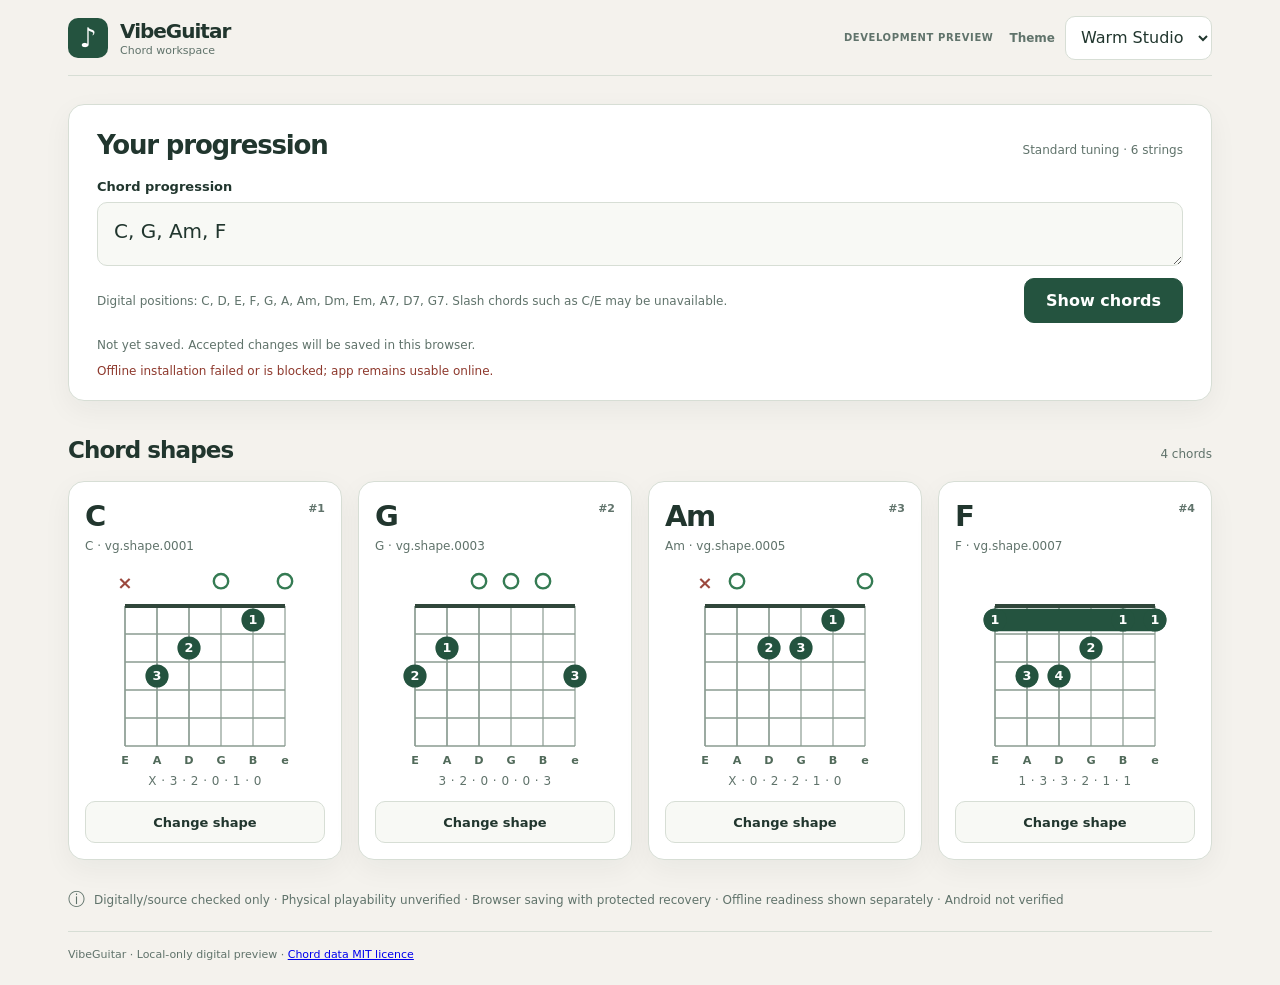
<file: index.html>
<!doctype html>
<html lang="en" data-theme="warm">
<head>
  <meta charset="UTF-8">
  <meta name="viewport" content="width=device-width, initial-scale=1, viewport-fit=cover">
  <meta name="theme-color" content="#F4F2ED">
  <meta name="description" content="VibeGuitar internal digital chord preview; 16 source-checked positions, physical technique unverified.">
  <link rel="icon" href="data:image/svg+xml,%3Csvg xmlns='http://www.w3.org/2000/svg' viewBox='0 0 100 100'%3E%3Crect width='100' height='100' rx='22' fill='%2324533F'/%3E%3Ctext x='50' y='70' text-anchor='middle' font-size='63' fill='white'%3E%E2%99%AA%3C/text%3E%3C/svg%3E">
  <link rel="manifest" href="./manifest.webmanifest">
  <link rel="apple-touch-icon" href="./icons/vibeguitar-192.png">
  <link rel="stylesheet" href="./styles.css">
  <script type="module" src="./app.js"></script>
  <title>VibeGuitar • Development Preview</title>
</head>
<body>
<div class="shell">
  <header class="topbar">
    <div class="brand"><div class="brand-logo" aria-hidden="true">♪</div><div><strong>VibeGuitar</strong><small>Chord workspace</small></div></div>
    <div class="header-actions"><span class="edition">DEVELOPMENT PREVIEW</span><label for="theme-select" class="theme-label">Theme</label><select id="theme-select" name="theme" aria-label="Theme"><option value="warm">Warm Studio</option><option value="dark">Studio Dark</option><option value="clean">Clean Utility</option></select></div>
  </header>
  <main>
    <section class="composer panel" aria-labelledby="compose-title">
      <div class="panel-heading"><h1 id="compose-title">Your progression</h1><span class="tiny">Standard tuning · 6 strings</span></div>
      <form id="progression-form" novalidate>
        <label for="progression-input" class="field-label">Chord progression</label>
        <textarea id="progression-input" name="progression" rows="1" spellcheck="false" autocomplete="off" aria-describedby="progression-help form-feedback" aria-invalid="false">C, G, Am, F</textarea>
        <div class="input-foot"><p id="progression-help" class="input-hint">Digital positions: C, D, E, F, G, A, Am, Dm, Em, A7, D7, G7. Slash chords such as C/E may be unavailable.</p><button type="submit" class="primary">Show chords</button></div>
      </form>
      <div class="session-line" aria-label="Session persistence">
        <p id="session-status" data-phase="unstarted" aria-live="polite" role="status"></p>
        <button type="button" id="session-retry" class="secondary session-action" hidden>Retry saving</button>
        <button type="button" id="session-replace" class="secondary session-action" hidden>Replace saved session…</button>
      </div>
      <p id="offline-status" class="offline-status" data-phase="unknown" aria-live="polite" role="status">Offline files not verified yet.</p>
      <p id="update-status" class="update-status" data-phase="hidden" aria-live="polite" role="status" hidden></p>
      <p id="draft-status" class="draft-status" aria-live="polite"></p>
      <div id="form-feedback" class="feedback" aria-live="polite" role="status"></div>
    </section>
    <section class="shapes" aria-labelledby="shapes-title"><div class="section-head"><h2 id="shapes-title">Chord shapes</h2><p class="count-label" id="progression-count"></p></div><div id="chord-cards" class="cards"></div></section>
    <aside class="preview-warning" aria-label="Development preview limitations"><span aria-hidden="true">ⓘ</span><p>Digitally/source checked only · Physical playability unverified · Browser saving with protected recovery · Offline readiness shown separately · Android not verified</p></aside>
  </main>
  <footer>VibeGuitar · Local-only digital preview · <a href="./third-party/chords-db-LICENSE.txt">Chord data MIT licence</a></footer>
</div>
<dialog id="shape-dialog" aria-labelledby="dialog-title" aria-describedby="dialog-help">
  <div class="dialog-shell"><div class="dialog-head"><h2 id="dialog-title">Choose a position</h2><button id="dialog-close" type="button" class="icon-close" aria-label="Cancel and close inspector">×</button></div>
    <p id="dialog-help" class="dialog-help">Preview a position. Only Apply changes this chord.</p>
    <div class="dialog-layout"><div id="dialog-preview" class="dialog-preview"></div><div><p class="field-label">Available digital positions</p><div id="dialog-options" class="option-list"></div></div></div>
    <div class="dialog-actions"><button id="dialog-cancel" type="button" class="secondary">Cancel</button><button id="dialog-apply" type="button" class="primary">Apply to this chord</button></div>
  </div>
</dialog>
</body>
</html>
</file>
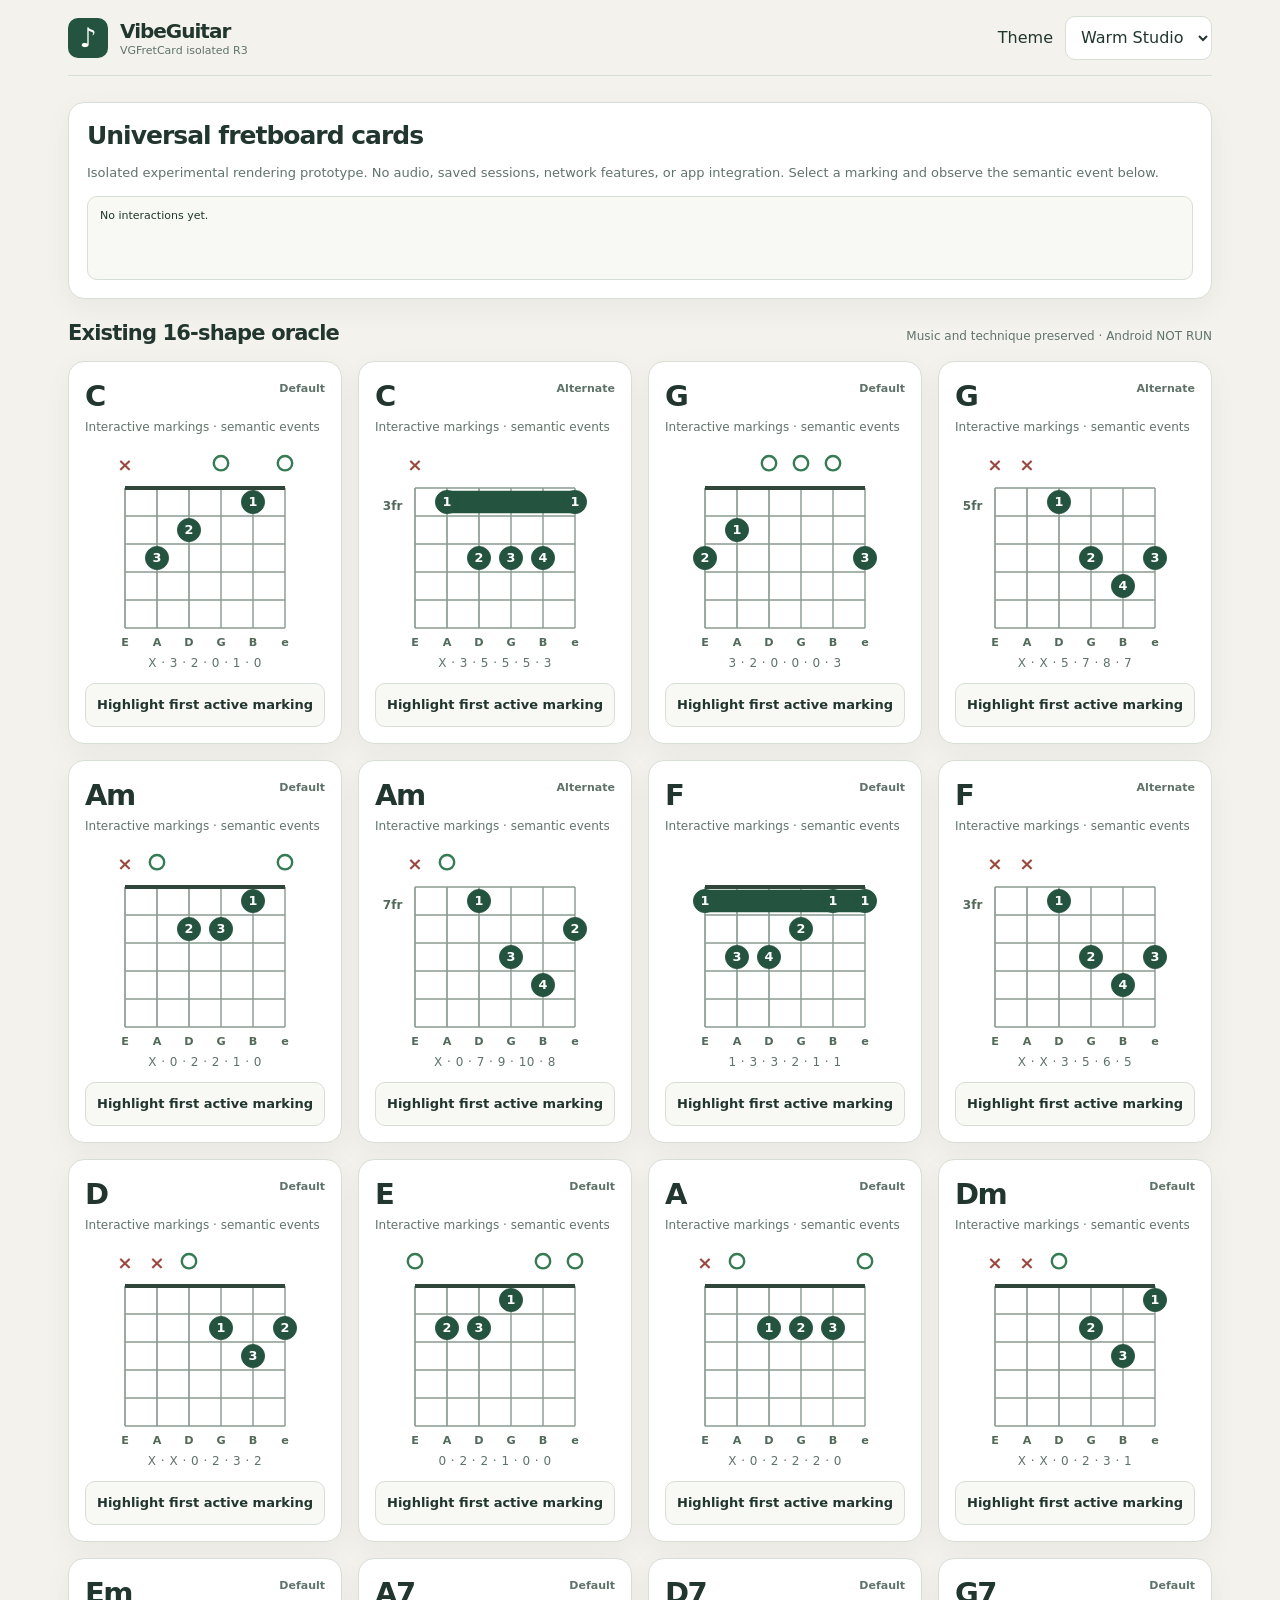
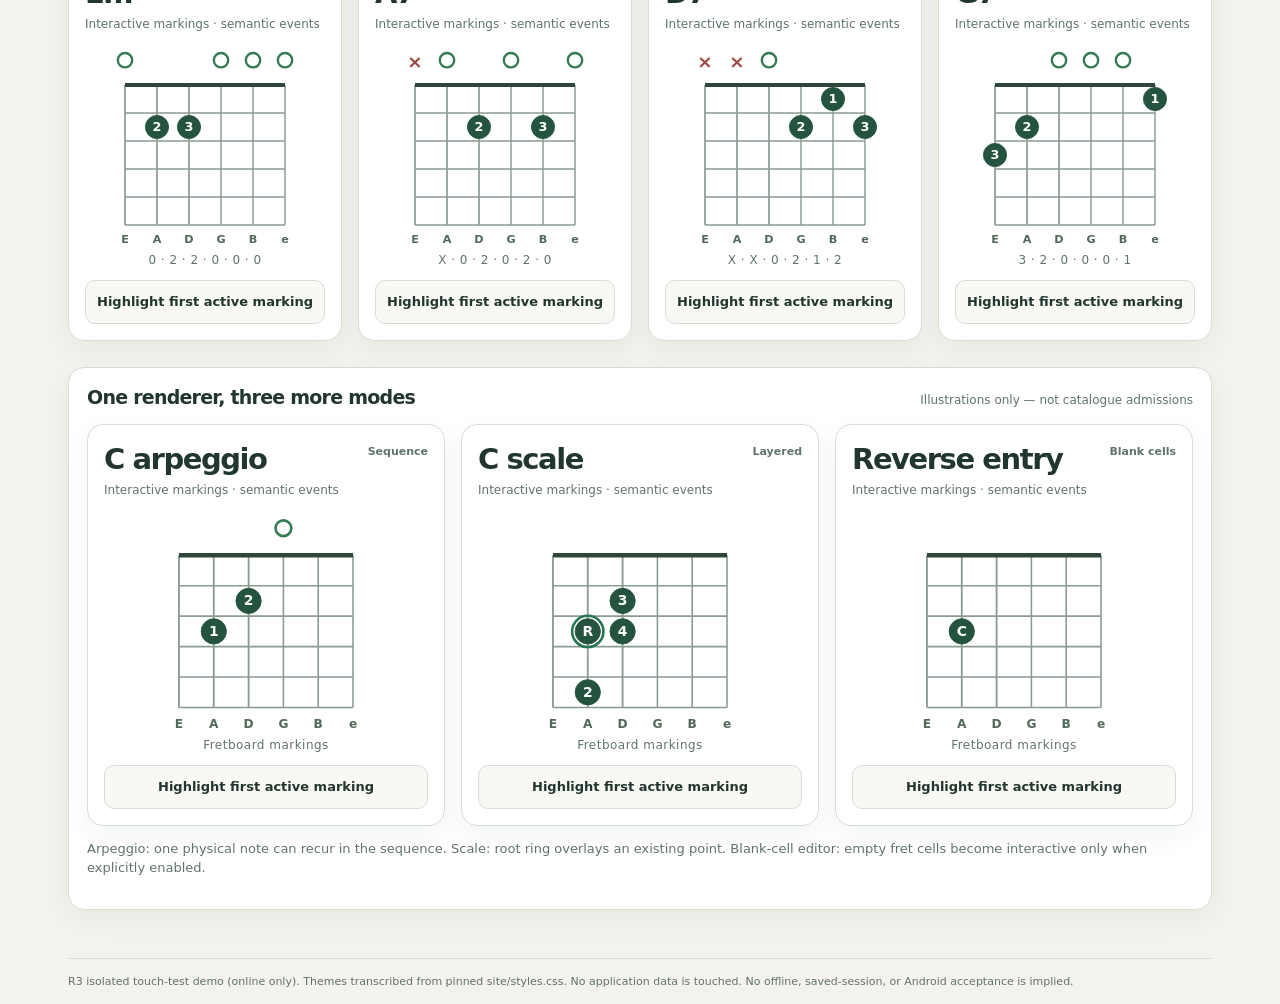
<file: fretcard-r3/index.html>
<!doctype html><html lang="en" data-theme="warm"><head><meta charset="utf-8"><meta name="viewport" content="width=device-width,initial-scale=1,viewport-fit=cover"><meta name="theme-color" content="#F4F2ED"><meta name="robots" content="noindex,nofollow"><title>VGFretCard R3 · Isolated prototype</title><style>:root{font-family:system-ui,-apple-system,"Segoe UI",sans-serif;font-synthesis:none;color-scheme:light;--vg-bg:#F4F2ED;--vg-surface:#FFFFFF;--vg-soft:#F8F9F5;--vg-text:#21362E;--vg-muted:#60736B;--vg-border:#D7DED5;--vg-accent:#24533F;--vg-on-accent:#FFFFFF;--vg-hover:#193D2D;--vg-focus:#267855;--vg-selected:#E7F2E8;--vg-error:#8E392D;--vg-error-bg:#F9EBE7;--vg-success:#246344;--vg-success-bg:#EDF5EC;--vg-diagram-grid:#8A9B91;--vg-diagram-nut:#30463A;--vg-diagram-dot:#24533F;--vg-diagram-open:#357B53;--vg-diagram-mute:#9B493E;--vg-diagram-label:#516A5A;--vg-card-radius:16px;--vg-control-radius:10px;--vg-shadow:0 9px 28px rgba(27,47,33,.05)}:root[data-theme="dark"]{color-scheme:dark;--vg-bg:#161C20;--vg-surface:#242C31;--vg-soft:#1D2529;--vg-text:#F1F4F2;--vg-muted:#B9C4BE;--vg-border:#465159;--vg-accent:#B3DB9A;--vg-on-accent:#142016;--vg-hover:#CCEAB6;--vg-focus:#D2F5B7;--vg-selected:#344D3D;--vg-error:#F5B6A9;--vg-error-bg:#4C2F31;--vg-success:#B3DB9A;--vg-success-bg:#304634;--vg-diagram-grid:#98ADA3;--vg-diagram-nut:#D5E2DC;--vg-diagram-dot:#B3DB9A;--vg-diagram-open:#B3DB9A;--vg-diagram-mute:#F2A99D;--vg-diagram-label:#C0D0C8;--vg-card-radius:12px;--vg-control-radius:9px;--vg-shadow:0 10px 28px rgba(0,0,0,.18)}:root[data-theme="clean"]{--vg-bg:#EDF0F5;--vg-surface:#FFFFFF;--vg-soft:#F7F9FC;--vg-text:#22334E;--vg-muted:#5A6782;--vg-border:#D3DAE6;--vg-accent:#365B99;--vg-on-accent:#FFFFFF;--vg-hover:#28477C;--vg-focus:#365B99;--vg-selected:#E7EEFB;--vg-error:#9C3634;--vg-error-bg:#FCEDEC;--vg-success:#286647;--vg-success-bg:#E9F5EE;--vg-diagram-grid:#8496AF;--vg-diagram-nut:#354C6B;--vg-diagram-dot:#365B99;--vg-diagram-open:#365B99;--vg-diagram-mute:#9C3634;--vg-diagram-label:#52698A;--vg-card-radius:10px;--vg-control-radius:8px;--vg-shadow:0 8px 24px rgba(27,49,88,.05)}*{box-sizing:border-box}html,body{background:var(--vg-bg)}body{margin:0;color:var(--vg-text)}button,select{font:inherit}button{cursor:pointer}button:focus-visible,select:focus-visible,.vg-action:focus-visible{outline:3px solid var(--vg-focus);outline-offset:3px}.shell{max-width:1200px;margin:auto;padding:0 28px}.topbar{min-height:76px;display:flex;justify-content:space-between;align-items:center;gap:20px;border-bottom:1px solid var(--vg-border)}.brand{display:flex;align-items:center;gap:12px}.brand-logo{width:40px;height:40px;display:grid;place-items:center;border-radius:var(--vg-control-radius);background:var(--vg-accent);color:var(--vg-on-accent);font-size:27px}.brand strong{display:block;font-size:20px;letter-spacing:-.05em}.brand small{display:block;font-size:11px;color:var(--vg-muted);margin-top:1px}.header-actions{display:flex;align-items:center;gap:12px;flex-wrap:wrap}select{background:var(--vg-surface);border:1px solid var(--vg-border);color:var(--vg-text);border-radius:var(--vg-control-radius);padding:9px 11px;min-height:44px}main{padding:26px 0}.section-head{display:flex;justify-content:space-between;align-items:baseline;flex-wrap:wrap;gap:12px;margin-bottom:16px}h1,h2{margin:0;letter-spacing:-.04em}h1{font-size:25px}h2{font-size:21px}p{line-height:1.5}.muted,.count,.caption{color:var(--vg-muted)}.muted,.caption{font-size:13px}.count{font-size:12px}.cards{display:grid;grid-template-columns:repeat(4,minmax(0,1fr));gap:16px;margin-bottom:26px}.card,.panel{min-width:0;background:var(--vg-surface);border:1px solid var(--vg-border);border-radius:var(--vg-card-radius);box-shadow:var(--vg-shadow)}.card{padding:20px 16px 16px}.card-top{display:flex;justify-content:space-between;align-items:start;gap:6px}.card h3{font-size:29px;line-height:1;margin:0;letter-spacing:-.05em}.card-index{color:var(--vg-muted);font-size:11px;font-weight:700}.card-sub{font-size:12px;color:var(--vg-muted);min-height:17px;margin:7px 0 4px}.fret-host{width:100%}.vg-fretboard{display:block;width:100%;height:auto;max-height:235px;overflow:visible;touch-action:manipulation}.vg-string,.vg-fret{stroke:var(--vg-diagram-grid);stroke-width:1.8}.vg-string-bass{stroke-width:2.1}.vg-nut{stroke:var(--vg-diagram-nut);stroke-width:5}.vg-fret-label,.vg-string-label{fill:var(--vg-diagram-label);font-family:inherit;font-weight:700}.vg-fret-label{font-size:15px}.vg-string-label{font-size:14px}.vg-dot,.vg-barre{fill:var(--vg-diagram-dot);stroke:var(--vg-diagram-dot)}.vg-barre{stroke-width:28;stroke-linecap:round}.vg-span-hit{stroke:transparent;stroke-width:30;stroke-linecap:round}.vg-dot-text{font-size:16px;font-weight:800;fill:var(--vg-on-accent);pointer-events:none}.vg-open{fill:none;stroke:var(--vg-diagram-open);stroke-width:3}.vg-mute{fill:var(--vg-diagram-mute);font-size:23px;font-weight:800}.vg-decorative-ring{fill:none;stroke:var(--vg-focus);stroke-width:3;pointer-events:none}.vg-mark-wrap.vg-active .vg-dot{stroke:var(--vg-focus);stroke-width:4}.vg-mark-wrap.vg-active .vg-open{stroke-width:5}.vg-mark-wrap.vg-active::after{pointer-events:none}.vg-action{cursor:pointer}.vg-action:focus-visible .vg-mark-hit{stroke:var(--vg-focus);stroke-width:2;fill:none}.vg-action:focus-visible .vg-span-hit{stroke:var(--vg-focus);stroke-width:3}.pattern{display:block;text-align:center;color:var(--vg-muted);font-size:12px;font-variant-numeric:tabular-nums;letter-spacing:.04em;margin:0 0 13px}.card-button{width:100%;min-height:44px;background:var(--vg-soft);color:var(--vg-text);border:1px solid var(--vg-border);border-radius:var(--vg-control-radius);padding:10px;font-size:13px;font-weight:700}.card-button:hover{background:var(--vg-selected)}.panel{padding:18px;margin-bottom:22px}.panel h2{font-size:19px}.examples{display:grid;grid-template-columns:repeat(3,minmax(0,1fr));gap:16px}.legend{color:var(--vg-muted);font-size:12px}.event{white-space:pre-wrap;overflow-wrap:anywhere;font-size:11px;background:var(--vg-soft);border:1px solid var(--vg-border);padding:12px;border-radius:var(--vg-control-radius);min-height:84px}.footer{border-top:1px solid var(--vg-border);padding:16px 0;color:var(--vg-muted);font-size:11px}@media(max-width:1024px){.cards{grid-template-columns:repeat(2,minmax(0,1fr))}.examples{grid-template-columns:repeat(2,minmax(0,1fr))}}@media(max-width:620px){.shell{padding:0 16px}.topbar{min-height:70px}.brand strong{font-size:18px}.brand-logo{width:35px;height:35px;font-size:24px}.brand small{display:none}main{padding-top:17px}.cards,.examples{grid-template-columns:minmax(0,1fr);gap:12px}.card{padding:19px}.vg-fretboard{max-height:250px}.header-actions label{display:none}}@media(max-width:355px){.shell{padding:0 12px}}@media(prefers-reduced-motion:no-preference){button,select{transition:background-color .12s ease,border-color .12s ease}}</style><script type="module">const SCHEMA = 'vg.fretcard/1';
const V = Object.freeze({width:300,height:270,left:50,stepX:40,top:60,stepY:35,count:5});
const GLYPHS = new Set(['dot','ring','diamond','square']);
const KINDS = new Set(['point','open','mute','span']);
const ROLES = new Set(['primary','root','secondary','muted','open','feedback','sequence','target','ghost']);
const asciiId = x => typeof x==='string' && /^[A-Za-z0-9._:\-]{1,96}$/.test(x);
const plain = x => x!==null && typeof x==='object' && !Array.isArray(x) && Object.getPrototypeOf(x)===Object.prototype;
const shortText = (s,limit) => typeof s==='string' && [...s].length<=limit && !/[\u0000-\u001f\u007f-\u009f]/u.test(s);
const integer = (n,min,max) => Number.isInteger(n)&&n>=min&&n<=max;
const issue = (code,detail='') => ({ok:false,code,detail});

function inspectSpec(spec) {
  if(!plain(spec) || spec.schema!==SCHEMA || !asciiId(spec.cardId) || !plain(spec.board)) return issue('BAD_SPEC');
  const b=spec.board;
  if(!asciiId(b.boardId) || b.profileId!=='guitar.standard6' || b.stringCount!==6 ||
    b.orientation!=='vertical' || b.handedness!=='right' || !integer(b.firstFret,1,24) ||
    !integer(b.fretCount,1,24) || b.firstFret+b.fretCount-1>24 ||
    (b.blankCellActions!==undefined && typeof b.blankCellActions!=='boolean')) return issue('BAD_BOARD');
  if(!Array.isArray(spec.layers)||spec.layers.length>12) return issue('BAD_LAYERS');
  if(spec.context!==undefined && (!plain(spec.context)||
     Object.entries(spec.context).some(([k,v])=>!asciiId(k)||!shortText(v,96)))) return issue('BAD_CONTEXT');
  const layerIds=new Set(),markIds=new Set(),actionable=new Set();let total=0;
  for(const layer of spec.layers){
    if(!plain(layer)||!asciiId(layer.layerId)||layerIds.has(layer.layerId)||!integer(layer.order,-999,999) ||
       typeof layer.visible!=='boolean' || typeof layer.interactive!=='boolean' ||
       !Array.isArray(layer.marks)) return issue('BAD_LAYER');
    layerIds.add(layer.layerId);total+=layer.marks.length;
    if(total>512)return issue('TOO_MANY_MARKS');
    for(const m of layer.marks){
      if(!plain(m)||!asciiId(m.id)||markIds.has(m.id)||!KINDS.has(m.kind)||
         !ROLES.has(m.role)||m.interactive!==undefined&&typeof m.interactive!=='boolean'||
         m.label!==undefined&&!shortText(m.label,80)||
         m.ariaLabel!==undefined&&!shortText(m.ariaLabel,256))return issue('BAD_MARK');
      markIds.add(m.id);
      if(m.kind==='point'){
        if(!integer(m.string,1,6)||!integer(m.fret,b.firstFret,b.firstFret+b.fretCount-1)||
            !GLYPHS.has(m.glyph||'dot')) return issue('BAD_POINT',m.id);
      }else if(m.kind==='open'){
        if(!integer(m.string,1,6)||m.fret!==0)return issue('BAD_OPEN',m.id);
      }else if(m.kind==='mute'){
        if(!integer(m.string,1,6)||('fret' in m))return issue('BAD_MUTE',m.id);
      }else if(m.kind==='span'){
        if(!integer(m.fret,b.firstFret,b.firstFret+b.fretCount-1)||!integer(m.fromString,2,6)||
          !integer(m.toString,1,5)||m.fromString<=m.toString||m.glyph!=='barre')return issue('BAD_SPAN',m.id);
      }
      if(layer.visible && layer.interactive && m.interactive===true && m.kind!=='span'){
        const key=m.string+':'+(m.kind==='mute'?0:m.fret);
        if(actionable.has(key))return issue('AMBIGUOUS_INTERACTIVE_TARGET',key);
        actionable.add(key);
      }
    }
  }
  return {ok:true,totalMarks:total};
}

function coordinate(board,string,fret){
  if(!integer(string,1,6))throw Error('BAD_STRING');
  if(fret!==0&&!integer(fret,board.firstFret,board.firstFret+board.fretCount-1))throw Error('BAD_FRET');
  return {x:V.left+(6-string)*V.stepX,y:fret===0?V.top-31:V.top+(fret-board.firstFret+0.5)*V.stepY};
}
function planSurface(spec){
  const result=inspectSpec(spec);if(!result.ok)return result;
  const layers=[...spec.layers].sort((a,b)=>a.order-b.order);
  let marks=[];
  for(const layer of layers)if(layer.visible){
    for(const mark of layer.marks){
      const start=mark.kind==='span'?coordinate(spec.board,mark.fromString,mark.fret):
        coordinate(spec.board,mark.string,mark.kind==='mute'?0:mark.fret);
      const end=mark.kind==='span'?coordinate(spec.board,mark.toString,mark.fret):undefined;
      marks.push({mark,layerId:layer.layerId,interactive:layer.interactive&&mark.interactive===true,start,end});
    }
  }
  return {ok:true,marks,board:spec.board,cardId:spec.cardId,context:spec.context||{}};
}

function adaptLegacyShape(shape,boardId,cardId){
  if(!plain(shape)||!asciiId(shape.id)||!Array.isArray(shape.frets)||shape.frets.length!==6||
    !Array.isArray(shape.fingers)||shape.fingers.length!==6||!Array.isArray(shape.barres))throw Error('LEGACY_STRUCTURE');
  let min=25, fretted=0;
  for(let i=0;i<6;i++){
    const f=shape.frets[i],finger=shape.fingers[i];
    if(f!==null&&!integer(f,0,24))throw Error('LEGACY_FRET');
    if(f===null||f===0){if(finger!==null)throw Error('LEGACY_UNFRETTED_FINGER');}
    else {if(!integer(finger,1,4))throw Error('LEGACY_MISSING_FINGER');min=Math.min(min,f);fretted++;}
  }
  const first=fretted&&min>=3?min:1;
  if(shape.frets.some(f=>f!==null&&f!==0&&(f<first||f>first+4)))throw Error('LEGACY_WINDOW');
  const marks=[];
  for(let i=0;i<6;i++){
    const str=6-i,f=shape.frets[i],finger=shape.fingers[i];
    const base={id:'s'+str,role:f===null?'muted':f===0?'open':'primary',string:str,interactive:f!==null};
    if(f===null)marks.push({...base,kind:'mute',ariaLabel:`Muted string ${str}`});
    else if(f===0)marks.push({...base,kind:'open',fret:0,ariaLabel:`Open string ${str}`});
    else marks.push({...base,kind:'point',fret:f,glyph:'dot',label:String(finger),ariaLabel:`String ${str}, fret ${f}, finger ${finger}`});
  }
  for(let i=0;i<shape.barres.length;i++){
    const b=shape.barres[i];
    if(!plain(b)||!integer(b.finger,1,4)||!integer(b.fret,first,first+4)||
       !integer(b.fromString,2,6)||!integer(b.toString,1,5)||b.fromString<=b.toString)throw Error('LEGACY_BARRE');
    for(let s of [b.fromString,b.toString]){
      let idx=6-s;
      if(shape.frets[idx]!==b.fret||shape.fingers[idx]!==b.finger)throw Error('LEGACY_BARRE_ENDPOINT');
    }
    marks.push({id:'barre'+i,kind:'span',glyph:'barre',role:'primary',fret:b.fret,fromString:b.fromString,toString:b.toString,
      interactive:true,ariaLabel:`Finger ${b.finger} barre at fret ${b.fret}, strings ${b.fromString} to ${b.toString}`});
  }
  const spec={schema:SCHEMA,cardId,board:{boardId,profileId:'guitar.standard6',stringCount:6,firstFret:first,fretCount:5,orientation:'vertical',handedness:'right',blankCellActions:false},
    layers:[{layerId:'technique',order:0,visible:true,interactive:true,marks}],context:{shapeId:shape.id}};
  const checked=inspectSpec(spec);if(!checked.ok)throw Error(checked.code+':'+checked.detail);
  return spec;
}
const NS='http://www.w3.org/2000/svg';
const s=(tag,attrs={},text)=>{
  const n=document.createElementNS(NS,tag);
  for(const [k,v] of Object.entries(attrs))n.setAttribute(k,String(v));
  if(text!==undefined)n.textContent=String(text);
  return n;
};
function targetAttrs(el,entry,kind){
  el.setAttribute('data-vg-target',entry.mark.id);
  el.setAttribute('data-vg-intent',kind);
  el.setAttribute('role','button');el.setAttribute('tabindex','0');
  el.setAttribute('aria-label',entry.mark.ariaLabel||entry.mark.label||entry.mark.id);
  el.classList.add('vg-action');
}
function renderFretSurface(spec,viewState={},onIntent=()=>{}){
  const plan=planSurface(spec);if(!plan.ok)throw Error(plan.code+':'+plan.detail);
  const b=plan.board,canvasHeight=Math.max(V.height,V.top+b.fretCount*V.stepY+35),root=s('svg',{viewBox:`0 0 ${V.width} ${canvasHeight}`,class:'vg-fretboard',role:'group','aria-label':`Guitar fretboard, strings 6 through 1, frets ${b.firstFret} through ${b.firstFret+b.fretCount-1}`});
  const grid=s('g',{'aria-hidden':'true',class:'vg-grid'});
  for(let i=0;i<6;i++)grid.append(s('line',{x1:V.left+i*V.stepX,x2:V.left+i*V.stepX,y1:V.top,y2:V.top+b.fretCount*V.stepY,class:'vg-string '+(i<3?'vg-string-bass':'')}));
  for(let i=0;i<=b.fretCount;i++)grid.append(s('line',{x1:V.left,x2:V.left+5*V.stepX,y1:V.top+i*V.stepY,y2:V.top+i*V.stepY,class:i===0&&b.firstFret===1?'vg-nut':'vg-fret'}));
  if(b.firstFret!==1)grid.append(s('text',{x:22,y:V.top+28,'text-anchor':'middle',class:'vg-fret-label'},`${b.firstFret}fr`));
  for(let i=0;i<6;i++)grid.append(s('text',{x:V.left+i*V.stepX,y:V.top+b.fretCount*V.stepY+23,'text-anchor':'middle',class:'vg-string-label'},['E','A','D','G','B','e'][i]));
  root.append(grid);
  if(b.blankCellActions){
    let covered=new Set();for(let e of plan.marks)if(e.interactive && e.mark.kind!=='span' && e.mark.kind!=='mute')covered.add(`${e.mark.string}:${e.mark.fret}`);
    const cells=s('g',{class:'vg-cells'});
    for(let str=6;str>=1;str--)for(let fret=b.firstFret;fret<b.firstFret+b.fretCount;fret++){
      if(covered.has(`${str}:${fret}`))continue;
      const p=coordinate(b,str,fret),el=s('rect',{x:p.x-18,y:p.y-16,width:36,height:32,fill:'transparent'});
      let id=`cell:${str}:${fret}`;el.setAttribute('data-vg-target',id);el.setAttribute('data-vg-intent','cell.activate');el.setAttribute('role','button');el.setAttribute('tabindex','0');el.setAttribute('aria-label',`String ${str}, fret ${fret}`);el.classList.add('vg-action');cells.append(el);
    }
    root.append(cells);
  }
  for(const entry of plan.marks.filter(e=>e.mark.kind==='span')){
    const e=s('g',{class:'vg-barre-wrap'}),m=entry.mark;
    e.append(s('line',{x1:entry.start.x,y1:entry.start.y,x2:entry.end.x,y2:entry.end.y,class:'vg-barre'}));
    if(entry.interactive){e.append(s('line',{x1:entry.start.x,y1:entry.start.y,x2:entry.end.x,y2:entry.end.y,class:'vg-span-hit'}));targetAttrs(e,entry,'span.activate');}
    else e.setAttribute('pointer-events','none');
    root.append(e);
  }
  const visual=new Map();
  for(const entry of plan.marks.filter(e=>e.mark.kind!=='span')){
    const m=entry.mark,p=entry.start,g=s('g',{class:'vg-mark-wrap'});
    if(m.kind==='point'){
      if(m.glyph==='ring')g.append(s('circle',{cx:p.x,cy:p.y,r:18,class:'vg-decorative-ring'}));
      else if(m.glyph==='diamond')g.append(s('rect',{x:p.x-11,y:p.y-11,width:22,height:22,transform:`rotate(45 ${p.x} ${p.y})`,class:'vg-dot'}));
      else if(m.glyph==='square')g.append(s('rect',{x:p.x-12,y:p.y-12,width:24,height:24,rx:3,class:'vg-dot'}));
      else g.append(s('circle',{cx:p.x,cy:p.y,r:14.5,class:'vg-dot'}));
      if(m.label)g.append(s('text',{x:p.x,y:p.y+5.2,'text-anchor':'middle',class:'vg-dot-text'},m.label));
    }else if(m.kind==='open')g.append(s('circle',{cx:p.x,cy:29,r:9,class:'vg-open'}));
    else if(m.kind==='mute')g.append(s('text',{x:p.x,y:39,'text-anchor':'middle',class:'vg-mute'},'×'));
    if(entry.interactive){
      const hit=s('circle',{cx:p.x,cy:m.kind==='open'?29:m.kind==='mute'?29:p.y,r:17,fill:'transparent',class:'vg-mark-hit'});
      g.append(hit);targetAttrs(g,entry,'mark.activate');
    }else g.setAttribute('pointer-events','none');
    root.append(g);visual.set(m.id,g);
  }
  const resolve=(node)=>{const t=node?.closest?.('[data-vg-target]');return t&&root.contains(t)?t:null;};
  const emit=(t,modality)=>{
    const id=t.getAttribute('data-vg-target'),kind=t.getAttribute('data-vg-intent');
    let mark=plan.marks.find(e=>e.mark.id===id)?.mark;
    const cell=/^cell:(\d+):(\d+)$/.exec(id);
    const location=cell?{string:Number(cell[1]),fret:Number(cell[2])}:
      mark?.kind==='span'?{fret:mark.fret,fromString:mark.fromString,toString:mark.toString}:
      mark?{string:mark.string,...(mark.kind==='mute'?{}:{fret:mark.fret})}:undefined;
    onIntent({kind,cardId:spec.cardId,boardId:b.boardId,targetId:id,location,context:{...plan.context},modality});
  };
  root.addEventListener('click',ev=>{let t=resolve(ev.target);if(t)emit(t,'pointer');});
  root.addEventListener('keydown',ev=>{if(ev.key!=='Enter'&&ev.key!==' ')return;let t=resolve(ev.target);if(!t || t!==ev.target)return;ev.preventDefault();emit(t,'keyboard');});
  let active=new Set();
  const update=(state)=>{
    let next=new Set([...(state?.playingMarkIds||[]),...(state?.selectedMarkIds||[])]);
    for(let id of active)if(!next.has(id))visual.get(id)?.classList.remove('vg-active');
    for(let id of next)if(!active.has(id))visual.get(id)?.classList.add('vg-active');
    active=next;
  };
  update(viewState);
  return {element:root,update,plan};
}
const $=id=>document.getElementById(id);
const node=(tag,cls,text)=>{const n=document.createElement(tag);if(cls)n.className=cls;if(text!==undefined)n.textContent=String(text);return n;};
const instances=new Map();let count=0;
function logEvent(evt){$('event').textContent=JSON.stringify({eventNumber:++count,...evt},null,2);}
function makeCard(spec,title,sub,pattern){
  const article=node('article','card');const top=node('div','card-top'),name=node('h3',null,title);top.append(name,node('span','card-index',sub));
  article.append(top,node('p','card-sub','Interactive markings · semantic events'));
  const host=node('div','fret-host'),render=renderFretSurface(spec,{},logEvent);host.append(render.element);article.append(host);
  article.append(node('span','pattern',pattern||'Fretboard markings'));
  const button=node('button','card-button','Highlight first active marking');button.type='button';button.addEventListener('click',()=>{
    const first=render.plan.marks.find(p=>p.mark.kind==='point')?.mark.id;
    if(first)render.update({selectedMarkIds:[first]});
  });article.append(button);instances.set(spec.board.boardId,render);return article;
}
const json=[{"id":"vg.shape.0001","name":"C","role":"default","frets":[null,3,2,0,1,0],"fingers":[null,3,2,null,1,null],"barres":[],"expectedFirstFret":1,"bass":"C3"},{"id":"vg.shape.0002","name":"C","role":"alternative","frets":[null,3,5,5,5,3],"fingers":[null,1,2,3,4,1],"barres":[{"finger":1,"fret":3,"fromString":5,"toString":1}],"expectedFirstFret":3,"bass":"C3"},{"id":"vg.shape.0003","name":"G","role":"default","frets":[3,2,0,0,0,3],"fingers":[2,1,null,null,null,3],"barres":[],"expectedFirstFret":1,"bass":"G2"},{"id":"vg.shape.0004","name":"G","role":"alternative","frets":[null,null,5,7,8,7],"fingers":[null,null,1,2,4,3],"barres":[],"expectedFirstFret":5,"bass":"G3"},{"id":"vg.shape.0005","name":"Am","role":"default","frets":[null,0,2,2,1,0],"fingers":[null,null,2,3,1,null],"barres":[],"expectedFirstFret":1,"bass":"A2"},{"id":"vg.shape.0006","name":"Am","role":"alternative","frets":[null,0,7,9,10,8],"fingers":[null,null,1,3,4,2],"barres":[],"expectedFirstFret":7,"bass":"A2"},{"id":"vg.shape.0007","name":"F","role":"default","frets":[1,3,3,2,1,1],"fingers":[1,3,4,2,1,1],"barres":[{"finger":1,"fret":1,"fromString":6,"toString":1}],"expectedFirstFret":1,"bass":"F2"},{"id":"vg.shape.0008","name":"F","role":"alternative","frets":[null,null,3,5,6,5],"fingers":[null,null,1,2,4,3],"barres":[],"expectedFirstFret":3,"bass":"F3"},{"id":"vg.shape.0009","name":"D","role":"default","frets":[null,null,0,2,3,2],"fingers":[null,null,null,1,3,2],"barres":[],"expectedFirstFret":1,"bass":"D3"},{"id":"vg.shape.0010","name":"E","role":"default","frets":[0,2,2,1,0,0],"fingers":[null,2,3,1,null,null],"barres":[],"expectedFirstFret":1,"bass":"E2"},{"id":"vg.shape.0011","name":"A","role":"default","frets":[null,0,2,2,2,0],"fingers":[null,null,1,2,3,null],"barres":[],"expectedFirstFret":1,"bass":"A2"},{"id":"vg.shape.0012","name":"Dm","role":"default","frets":[null,null,0,2,3,1],"fingers":[null,null,null,2,3,1],"barres":[],"expectedFirstFret":1,"bass":"D3"},{"id":"vg.shape.0013","name":"Em","role":"default","frets":[0,2,2,0,0,0],"fingers":[null,2,3,null,null,null],"barres":[],"expectedFirstFret":1,"bass":"E2"},{"id":"vg.shape.0014","name":"A7","role":"default","frets":[null,0,2,0,2,0],"fingers":[null,null,2,null,3,null],"barres":[],"expectedFirstFret":1,"bass":"A2"},{"id":"vg.shape.0015","name":"D7","role":"default","frets":[null,null,0,2,1,2],"fingers":[null,null,null,2,1,3],"barres":[],"expectedFirstFret":1,"bass":"D3"},{"id":"vg.shape.0016","name":"G7","role":"default","frets":[3,2,0,0,0,1],"fingers":[3,2,null,null,null,1],"barres":[],"expectedFirstFret":1,"bass":"G2"}];
for(const [idx,shape] of json.entries()){
  const spec=adaptLegacyShape(shape,'board.shape.'+(idx+1),'card.shape.'+(idx+1));
  $('cards').append(makeCard(spec,shape.name,shape.role==='default'?'Default':'Alternate',shape.frets.map(f=>f===null?'X':f).join(' · ')));
}
const board=(id,blankCellActions=false)=>({boardId:id,profileId:'guitar.standard6',stringCount:6,firstFret:1,fretCount:5,orientation:'vertical',handedness:'right',blankCellActions});
const point=(id,string,fret,label,role='primary',interactive=true)=>({id,kind:'point',string,fret,glyph:'dot',label,role,interactive,ariaLabel:`${label} at string ${string}, fret ${fret}`});
const layer=(layerId,order,marks,interactive=true)=>({layerId,order,visible:true,interactive,marks});
const arp={schema:SCHEMA,cardId:'card.demo.arpeggio',board:board('board.demo.arpeggio'),layers:[layer('notes',0,[point('C3',5,3,'1'),point('E3',4,2,'2'),{id:'G3',kind:'open',string:3,fret:0,role:'open',interactive:true,ariaLabel:'Open G string'}])],context:{mode:'arpeggio'}};
const scale={schema:SCHEMA,cardId:'card.demo.scale',board:board('board.demo.scale'),layers:[layer('notes',0,[point('C3',5,3,'R'),point('D3',5,5,'2'),point('E3',4,2,'3'),point('F3',4,3,'4')]),layer('rootOverlay',1,[{...point('rootRing',5,3,'','feedback',false),glyph:'ring'}],false)],context:{mode:'scale'}};
const editor={schema:SCHEMA,cardId:'card.demo.editor',board:board('board.demo.editor',true),layers:[layer('chosen',0,[point('selected',5,3,'C')])],context:{mode:'editor'}};
for(const [x,title,sub] of [[arp,'C arpeggio','Sequence'],[scale,'C scale','Layered'],[editor,'Reverse entry','Blank cells']])$('examples').append(makeCard(x,title,sub));
$('theme').addEventListener('change',()=>{document.documentElement.dataset.theme=$('theme').value;});
window.__VG_R3_READY={shapes:json.length,cards:document.querySelectorAll('.card').length,instances:instances.size};</script></head><body>
<div class="shell"><header class="topbar"><div class="brand"><span class="brand-logo" aria-hidden="true">♪</span><div><strong>VibeGuitar</strong><small>VGFretCard isolated R3</small></div></div><div class="header-actions"><label for="theme">Theme</label><select id="theme"><option value="warm">Warm Studio</option><option value="dark">Studio Dark</option><option value="clean">Clean Utility</option></select></div></header>
<main><section class="panel"><h1>Universal fretboard cards</h1><p class="muted">Isolated experimental rendering prototype. No audio, saved sessions, network features, or app integration. Select a marking and observe the semantic event below.</p><div id="event" class="event" role="status" aria-live="polite">No interactions yet.</div></section>
<section><div class="section-head"><h2>Existing 16-shape oracle</h2><span class="count">Music and technique preserved · Android NOT RUN</span></div><div id="cards" class="cards"></div></section>
<section class="panel"><div class="section-head"><h2>One renderer, three more modes</h2><span class="count">Illustrations only — not catalogue admissions</span></div><div id="examples" class="examples"></div><p class="caption">Arpeggio: one physical note can recur in the sequence. Scale: root ring overlays an existing point. Blank-cell editor: empty fret cells become interactive only when explicitly enabled.</p></section>
</main><footer class="footer">R3 isolated touch-test demo (online only). Themes transcribed from pinned site/styles.css. No application data is touched. No offline, saved-session, or Android acceptance is implied.</footer></div></body></html>
</file>
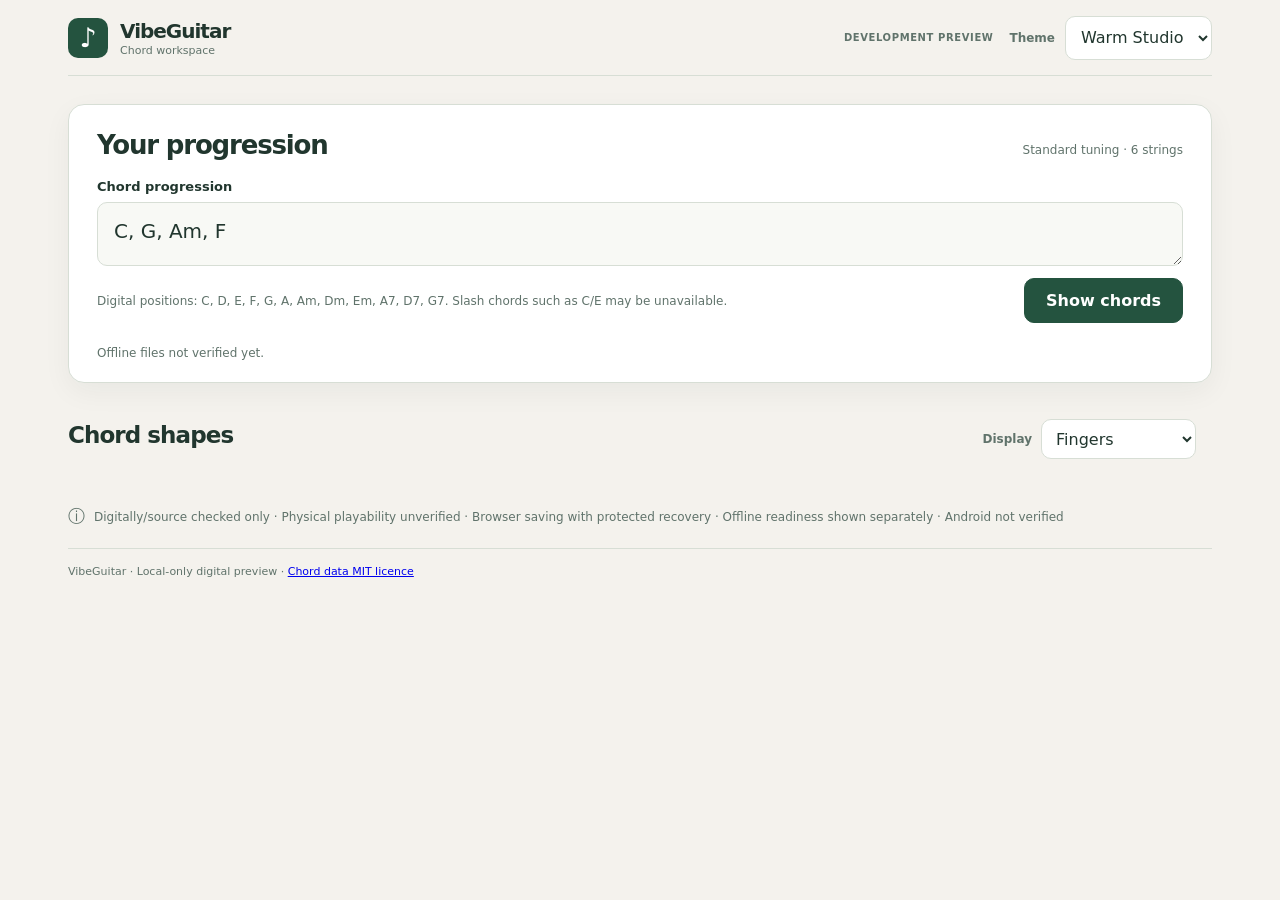
<file: integrated-c5-r9/index.html>
<!doctype html>
<html lang="en"><head><meta charset="utf-8">
<meta name="viewport" content="width=device-width,initial-scale=1">
<meta name="robots" content="noindex,nofollow">
<meta http-equiv="refresh" content="0; url=../integrated-c5/">
<title>VibeGuitar Â· Return to classic C5</title></head>
<body><p>Returning to <a href="../integrated-c5/">the C5 preview</a>.</p>
<p><a href="./r9/">Open expanded compressed ChordDB instead</a>.</p></body></html>
</file>
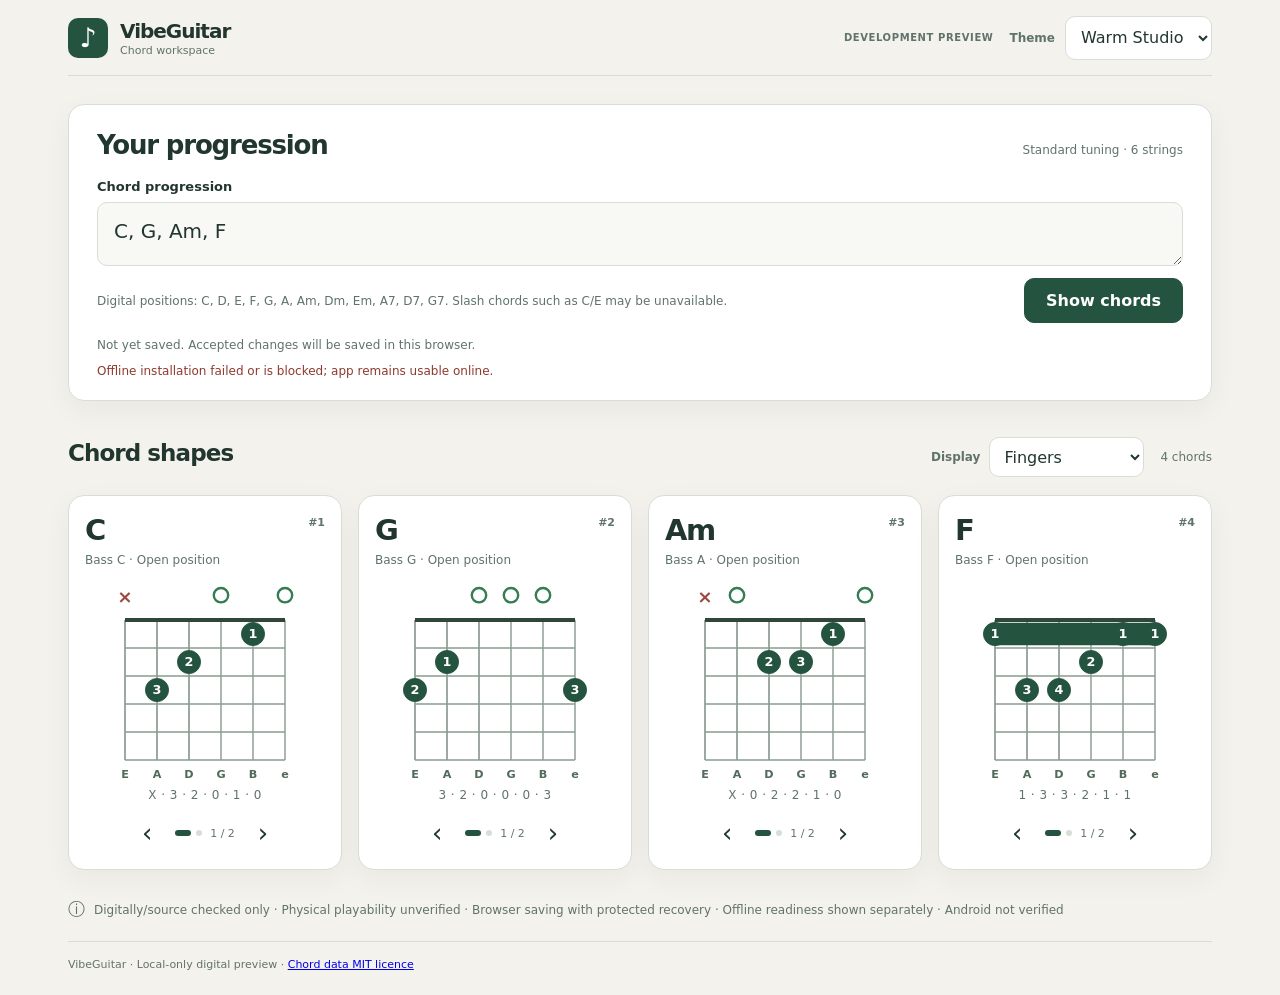
<file: integrated-c5/index.html>
<!doctype html>
<html lang="en" data-theme="warm">
<head>
  <meta charset="UTF-8">
  <meta name="viewport" content="width=device-width, initial-scale=1, viewport-fit=cover">
  <meta name="theme-color" content="#F4F2ED">
  <meta name="description" content="VibeGuitar internal digital chord preview; 16 source-checked positions, physical technique unverified.">
  <link rel="icon" href="data:image/svg+xml,%3Csvg xmlns='http://www.w3.org/2000/svg' viewBox='0 0 100 100'%3E%3Crect width='100' height='100' rx='22' fill='%2324533F'/%3E%3Ctext x='50' y='70' text-anchor='middle' font-size='63' fill='white'%3E%E2%99%AA%3C/text%3E%3C/svg%3E">
  <link rel="manifest" href="./manifest.webmanifest">
  <link rel="apple-touch-icon" href="./icons/vibeguitar-192.png">
  <link rel="stylesheet" href="./styles.css">
  <script type="module" src="./app.js"></script>
  <title>VibeGuitar • Development Preview</title>
</head>
<body>
<div class="shell">
  <header class="topbar">
    <div class="brand"><div class="brand-logo" aria-hidden="true">♪</div><div><strong>VibeGuitar</strong><small>Chord workspace</small></div></div>
    <div class="header-actions"><span class="edition">DEVELOPMENT PREVIEW</span><label for="theme-select" class="theme-label">Theme</label><select id="theme-select" name="theme" aria-label="Theme"><option value="warm">Warm Studio</option><option value="dark">Studio Dark</option><option value="clean">Clean Utility</option></select></div>
  </header>
  <main>
    <section class="composer panel" aria-labelledby="compose-title">
      <div class="panel-heading"><h1 id="compose-title">Your progression</h1><span class="tiny">Standard tuning · 6 strings</span></div>
      <form id="progression-form" novalidate>
        <label for="progression-input" class="field-label">Chord progression</label>
        <textarea id="progression-input" name="progression" rows="1" spellcheck="false" autocomplete="off" aria-describedby="progression-help form-feedback" aria-invalid="false">C, G, Am, F</textarea>
        <div class="input-foot"><p id="progression-help" class="input-hint">Digital positions: C, D, E, F, G, A, Am, Dm, Em, A7, D7, G7. Slash chords such as C/E may be unavailable.</p><button type="submit" class="primary">Show chords</button></div>
      </form>
      <div class="session-line" aria-label="Session persistence">
        <p id="session-status" data-phase="unstarted" aria-live="polite" role="status"></p>
        <button type="button" id="session-retry" class="secondary session-action" hidden>Retry saving</button>
        <button type="button" id="session-replace" class="secondary session-action" hidden>Replace saved session…</button>
      </div>
      <p id="offline-status" class="offline-status" data-phase="unknown" aria-live="polite" role="status">Offline files not verified yet.</p>
      <p id="update-status" class="update-status" data-phase="hidden" aria-live="polite" role="status" hidden></p>
      <p id="draft-status" class="draft-status" aria-live="polite"></p>
      <div id="form-feedback" class="feedback" aria-live="polite" role="status"></div>
    </section>
    <section class="shapes" aria-labelledby="shapes-title"><div class="section-head"><h2 id="shapes-title">Chord shapes</h2><div class="card-view-control"><label for="card-view-select">Display</label><select id="card-view-select" aria-label="Default chord card display"><option value="finger">Fingers</option><option value="note">Notes + degrees</option></select><p class="count-label" id="progression-count"></p></div></div><div id="chord-cards" class="cards"></div></section>
    <aside class="preview-warning" aria-label="Development preview limitations"><span aria-hidden="true">ⓘ</span><p>Digitally/source checked only · Physical playability unverified · Browser saving with protected recovery · Offline readiness shown separately · Android not verified</p></aside>
  </main>
  <footer>VibeGuitar · Local-only digital preview · <a href="./third-party/chords-db-LICENSE.txt">Chord data MIT licence</a></footer>
</div>
<dialog id="shape-dialog" aria-labelledby="dialog-title" aria-describedby="dialog-help">
  <div class="dialog-shell"><div class="dialog-head"><h2 id="dialog-title">Choose a position</h2><button id="dialog-close" type="button" class="icon-close" aria-label="Cancel and close inspector">×</button></div>
    <p id="dialog-help" class="dialog-help">Tap a fretboard note for details. Browse positions here; only Apply accepts a change.</p>
    <div class="dialog-layout"><div id="dialog-preview" class="dialog-preview"></div><div><p class="field-label">Available digital positions</p><div id="dialog-options" class="option-list"></div></div></div>
    <div class="dialog-actions"><button id="dialog-cancel" type="button" class="secondary">Cancel</button><button id="dialog-apply" type="button" class="primary">Apply to this chord</button></div>
  </div>
</dialog>
</body>
</html>
</file>
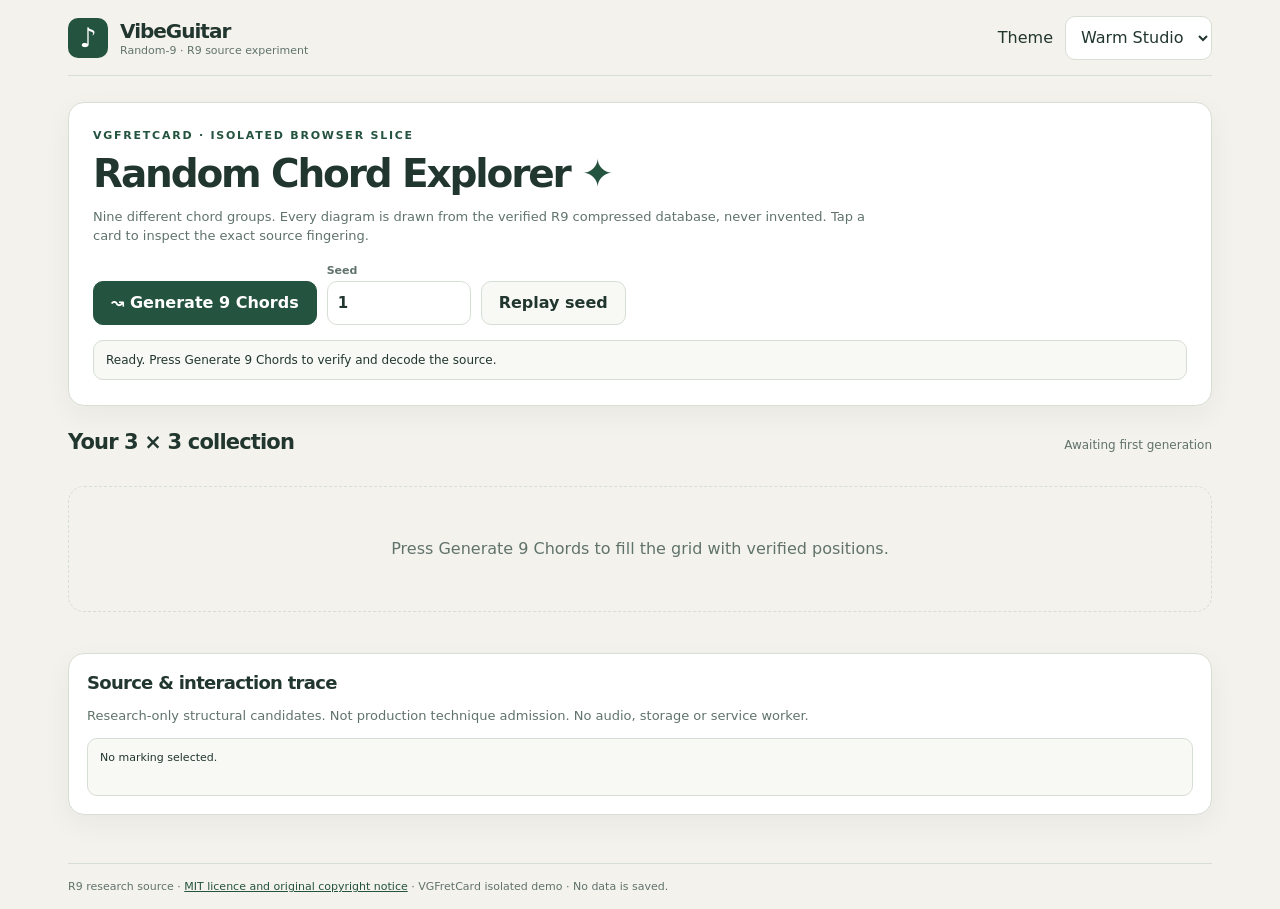
<file: random9-c3/index.html>
<!doctype html>
<html lang="en" data-theme="warm"><head>
<meta charset="utf-8"><meta name="viewport" content="width=device-width,initial-scale=1,viewport-fit=cover">
<meta name="theme-color" content="#F4F2ED"><meta name="robots" content="noindex,nofollow">
<title>Random-9 · VGFretCard R9 Explorer</title>
<link rel="stylesheet" href="./r3-theme.css"><link rel="stylesheet" href="./explorer.css">
<script type="module" src="./app.mjs"></script>
</head><body><div class="shell">
<header class="topbar"><div class="brand"><span class="brand-logo" aria-hidden="true">♪</span><div><strong>VibeGuitar</strong><small>Random-9 · R9 source experiment</small></div></div><div class="header-actions"><label for="theme">Theme</label><select id="theme"><option value="warm">Warm Studio</option><option value="dark">Studio Dark</option><option value="clean">Clean Utility</option></select></div></header>
<main>
<section class="intro panel"><p class="eyebrow">VGFretCard · Isolated browser slice</p><h1>Random Chord Explorer <span aria-hidden="true">✦</span></h1><p class="muted">Nine different chord groups. Every diagram is drawn from the verified R9 compressed database, never invented. Tap a card to inspect the exact source fingering.</p>
<div class="controls"><button id="shuffle" type="button" class="primary">↝ Generate 9 Chords</button><label class="seed-wrap">Seed <input id="seed" inputmode="numeric" type="text" value="1" aria-label="Reproducible nonzero 32-bit seed"></label><button id="replay" type="button" class="secondary">Replay seed</button></div>
<div id="status" class="status" role="status" aria-live="polite">Ready. Press Generate 9 Chords to verify and decode the source.</div>
</section>
<section class="grid-section" aria-labelledby="gridTitle"><div class="section-head"><h2 id="gridTitle">Your 3 × 3 collection</h2><span id="poolStats" class="count">Awaiting first generation</span></div><p class="grid-swipe-hint" id="gridHint">Scroll sideways within the collection to view all three columns. The page itself stays in place.</p><div class="grid-scroll" role="region" tabindex="0" aria-label="Nine-card chord collection" aria-describedby="gridHint"><div class="random-grid" id="grid" aria-live="off"><p class="grid-empty">Press Generate 9 Chords to fill the grid with verified positions.</p></div></div></section>
<section class="panel trace"><h2>Source &amp; interaction trace</h2><p class="muted">Research-only structural candidates. Not production technique admission. No audio, storage or service worker.</p><div id="event" class="event" role="status" aria-live="polite">No marking selected.</div></section>
</main><footer class="footer">R9 research source · <a href="./assets/LICENSE_UPSTREAM_NOTICE.txt">MIT licence and original copyright notice</a> · VGFretCard isolated demo · No data is saved.</footer>
</div>
<div id="inspector" class="dialog-backdrop" hidden><section class="inspect-panel" role="dialog" aria-modal="true" aria-labelledby="inspectTitle" aria-describedby="inspectDescription"><header class="inspect-header"><div><p class="eyebrow">Exact R9 record</p><h2 id="inspectTitle"></h2></div><button type="button" id="close" class="close-button" aria-label="Close chord inspector">✕</button></header><p id="inspectDescription" class="muted"></p><div id="inspectBoard" class="inspect-board"></div><p id="inspectIdentity" class="source-id"></p><div class="inspector-actions"><button type="button" id="closeBottom" class="secondary">Return to grid</button></div></section></div>
</body></html>
</file>
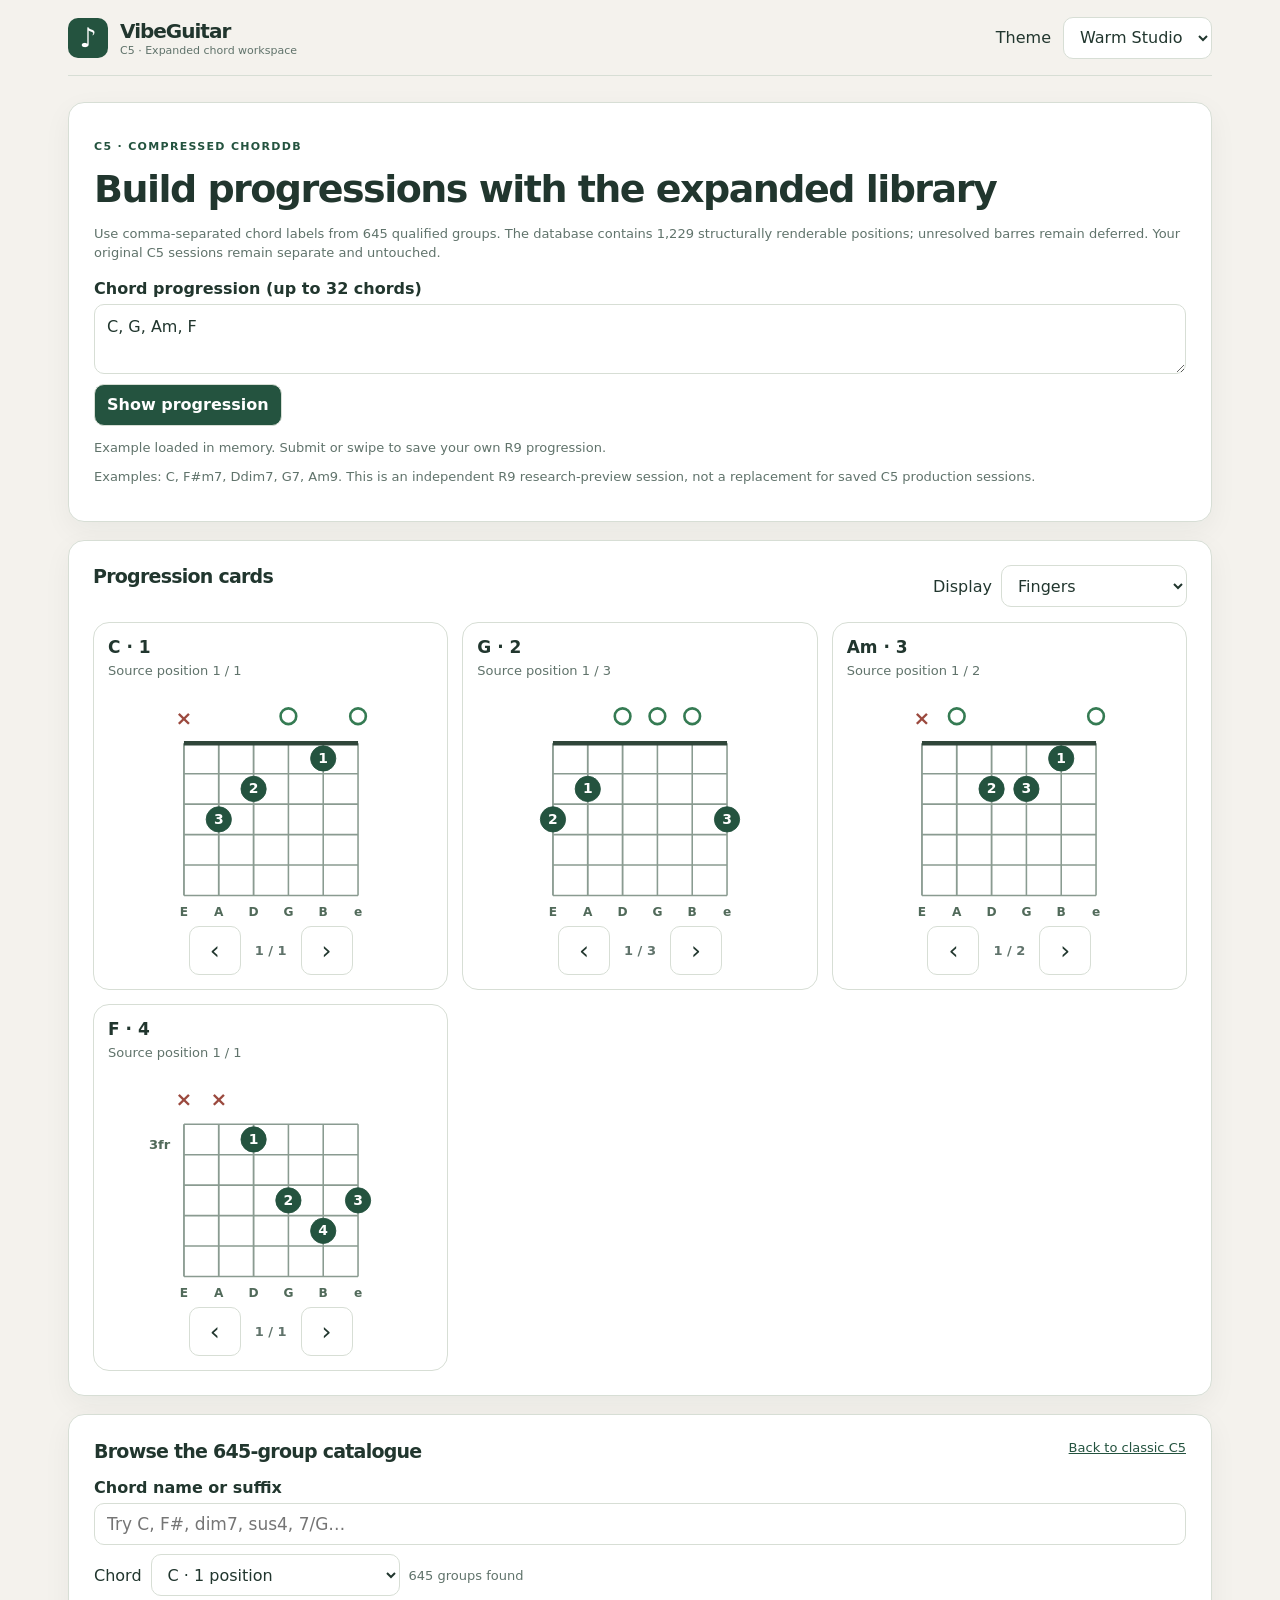
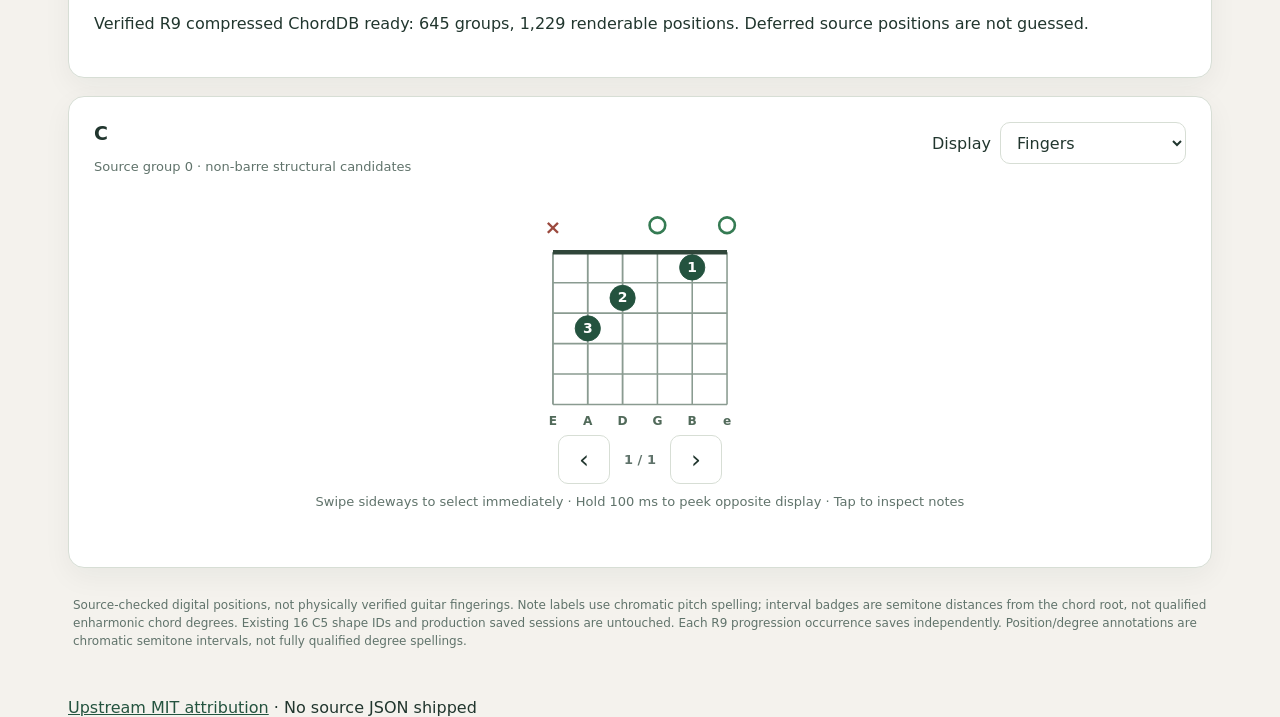
<file: integrated-c5-r9/r9/index.html>
<!doctype html><html lang="en" data-theme="warm"><head>
<meta charset="utf-8"><meta name="viewport" content="width=device-width,initial-scale=1,viewport-fit=cover">
<title>VibeGuitar C5 — Full ChordDB Progressions</title>
<meta name="theme-color" content="#F4F2ED"><meta name="robots" content="noindex,nofollow">
<link rel="stylesheet" href="./r3-theme.css"><link rel="stylesheet" href="./catalogue.css?v=c5r9-modal-scroll-4">
<script type="module" src="./catalogue.mjs?v=c5r9-modal-scroll-4"></script></head><body>
<div class="shell"><header class="topbar"><div class="brand"><span class="brand-logo">♪</span><div><strong>VibeGuitar</strong><small>C5 · Expanded chord workspace</small></div></div><div class="header-actions"><label for="theme">Theme</label><select id="theme"><option value="warm">Warm Studio</option><option value="dark">Studio Dark</option><option value="clean">Clean Utility</option></select></div></header>
<main><section class="panel intro"><p class="eyebrow">C5 · Compressed ChordDB</p><h1>Build progressions with the expanded library</h1>
<p class="hint">Use comma-separated chord labels from 645 qualified groups. The database contains 1,229 structurally renderable positions; unresolved barres remain deferred. Your original C5 sessions remain separate and untouched.</p>
<form id="progression-form" class="r9-form" novalidate>
<label class="field" for="progression">Chord progression (up to 32 chords)</label>
<textarea id="progression" spellcheck="false" autocapitalize="off" rows="2">C, G, Am, F</textarea>
<button class="primary" type="submit">Show progression</button></form>
<p id="progression-status" role="status" aria-live="polite">Loading your saved R9 progression…</p>
<div class="r9-help">Examples: C, F#m7, Ddim7, G7, Am9. This is an independent R9 research-preview session, not a replacement for saved C5 production sessions.</div>
</section>
<section id="progression-cards-section" class="panel" aria-labelledby="progression-title"><div class="cardhead"><h2 id="progression-title">Progression cards</h2><div class="toolbar"><label for="progression-view">Display</label><select id="progression-view"><option value="finger">Fingers</option><option value="note">Notes + intervals</option></select></div></div><div id="progression-cards" class="r9-progression-cards"></div></section>
<section class="panel intro"><div class="cardhead"><h2>Browse the 645-group catalogue</h2><a href="../" class="r9-back">Back to classic C5</a></div>
<label class="field" for="search">Chord name or suffix</label><input id="search" type="search" placeholder="Try C, F#, dim7, sus4, 7/G…" autocomplete="off" spellcheck="false">
<div class="toolbar"><label for="chord">Chord</label><select id="chord" aria-label="Qualified chord group"></select><span id="counts"></span></div>
<p id="status" role="status" aria-live="polite">Verifying compressed database…</p>
</section>
<section class="panel display"><div class="cardhead"><div><h2 id="title">Chord</h2><p id="subtitle"></p></div><div class="toolbar"><label for="view">Display</label><select id="view"><option value="finger">Fingers</option><option value="note">Notes + intervals</option></select></div></div>
<div class="fret-tap" id="touch" tabindex="0" role="button" aria-label="Tap to inspect, hold to peek, swipe to select position"><div id="board"></div></div>
<div class="nav"><button id="prev" type="button" aria-label="Previous position">‹</button><span id="position"></span><button id="next" type="button" aria-label="Next position">›</button></div>
<div class="tiny">Swipe sideways to select immediately · Hold 100 ms to peek opposite display · Tap to inspect notes</div>
<div id="save" class="save-state" role="status" aria-live="polite"></div></section>
<p class="notice">Source-checked digital positions, not physically verified guitar fingerings. Note labels use chromatic pitch spelling; interval badges are semitone distances from the chord root, not qualified enharmonic chord degrees. Existing 16 C5 shape IDs and production saved sessions are untouched. Each R9 progression occurrence saves independently. Position/degree annotations are chromatic semitone intervals, not fully qualified degree spellings.</p>
</main><footer><a href="./assets/LICENSE_UPSTREAM_NOTICE.txt">Upstream MIT attribution</a> · No source JSON shipped</footer></div>
<dialog id="inspector"><div class="inspector"><div class="cardhead"><h2 id="inspector-title"></h2><button id="close" type="button">Close</button></div><div id="inspector-board"></div><p id="note-detail" role="status" aria-live="polite">Tap a note to see its string and fret.</p><p id="source-id"></p></div></dialog>
</body></html>
</file>
<file: styles.css>
/* V04-Lite: one component layout, three semantic-token presets. */
:root {
  font-family:system-ui,-apple-system,"Segoe UI",sans-serif;font-synthesis:none;color-scheme:light;
  --vg-bg:#F4F2ED;--vg-surface:#FFFFFF;--vg-soft:#F8F9F5;--vg-text:#21362E;
  --vg-muted:#60736B;--vg-border:#D7DED5;--vg-accent:#24533F;--vg-on-accent:#FFFFFF;
  --vg-hover:#193D2D;--vg-focus:#267855;--vg-selected:#E7F2E8;
  --vg-error:#8E392D;--vg-error-bg:#F9EBE7;--vg-success:#246344;--vg-success-bg:#EDF5EC;
  --vg-diagram-grid:#8A9B91;--vg-diagram-nut:#30463A;--vg-diagram-dot:#24533F;
  --vg-diagram-open:#357B53;--vg-diagram-mute:#9B493E;--vg-diagram-label:#516A5A;
  --vg-card-radius:16px;--vg-control-radius:10px;--vg-shadow:0 9px 28px rgba(27,47,33,.05);
}
:root[data-theme="dark"] {
  color-scheme:dark;--vg-bg:#161C20;--vg-surface:#242C31;--vg-soft:#1D2529;
  --vg-text:#F1F4F2;--vg-muted:#B9C4BE;--vg-border:#465159;
  --vg-accent:#B3DB9A;--vg-on-accent:#142016;--vg-hover:#CCEAB6;--vg-focus:#D2F5B7;
  --vg-selected:#344D3D;--vg-error:#F5B6A9;--vg-error-bg:#4C2F31;
  --vg-success:#B3DB9A;--vg-success-bg:#304634;
  --vg-diagram-grid:#98ADA3;--vg-diagram-nut:#D5E2DC;--vg-diagram-dot:#B3DB9A;
  --vg-diagram-open:#B3DB9A;--vg-diagram-mute:#F2A99D;--vg-diagram-label:#C0D0C8;
  --vg-card-radius:12px;--vg-control-radius:9px;--vg-shadow:0 10px 28px rgba(0,0,0,.18);
}
:root[data-theme="clean"] {
  --vg-bg:#EDF0F5;--vg-surface:#FFFFFF;--vg-soft:#F7F9FC;
  --vg-text:#22334E;--vg-muted:#5A6782;--vg-border:#D3DAE6;
  --vg-accent:#365B99;--vg-on-accent:#FFFFFF;--vg-hover:#28477C;--vg-focus:#365B99;
  --vg-selected:#E7EEFB;--vg-error:#9C3634;--vg-error-bg:#FCEDEC;
  --vg-success:#286647;--vg-success-bg:#E9F5EE;
  --vg-diagram-grid:#8496AF;--vg-diagram-nut:#354C6B;--vg-diagram-dot:#365B99;
  --vg-diagram-open:#365B99;--vg-diagram-mute:#9C3634;--vg-diagram-label:#52698A;
  --vg-card-radius:10px;--vg-control-radius:8px;--vg-shadow:0 8px 24px rgba(27,49,88,.05);
}
*{box-sizing:border-box}html,body{background:var(--vg-bg)}body{margin:0;color:var(--vg-text)}
button,textarea,select{font:inherit}button{cursor:pointer}button:disabled{opacity:.65;cursor:not-allowed}
button:focus-visible,textarea:focus-visible,select:focus-visible{outline:3px solid var(--vg-focus);outline-offset:3px}
.shell{max-width:1200px;margin:auto;padding:0 28px}
.topbar{min-height:76px;display:flex;justify-content:space-between;align-items:center;gap:20px;border-bottom:1px solid var(--vg-border)}
.brand{display:flex;align-items:center;gap:12px}.brand-logo{width:40px;height:40px;display:grid;place-items:center;border-radius:var(--vg-control-radius);background:var(--vg-accent);color:var(--vg-on-accent);font-size:27px}
.brand strong{display:block;font-size:20px;letter-spacing:-.05em}.brand small{display:block;font-size:11px;color:var(--vg-muted);margin-top:1px}
.header-actions{display:flex;align-items:center;gap:10px}.edition{font-size:10px;color:var(--vg-muted);letter-spacing:.06em;font-weight:700;margin-right:6px}
.theme-label{font-size:12px;color:var(--vg-muted);font-weight:700}
#theme-select{background:var(--vg-surface);border:1px solid var(--vg-border);color:var(--vg-text);border-radius:var(--vg-control-radius);padding:9px 11px;min-height:44px;max-width:175px}
main{padding-top:28px}.panel,.chord-card{background:var(--vg-surface);border:1px solid var(--vg-border);border-radius:var(--vg-card-radius);box-shadow:var(--vg-shadow)}
.composer{padding:25px 28px 20px}.panel-heading,.section-head{display:flex;justify-content:space-between;align-items:baseline;gap:14px}
.panel-heading h1{font-size:26px;line-height:1.2;letter-spacing:-.045em;margin:0}.section-head h2{font-size:23px;letter-spacing:-.04em;margin:0}
.tiny,.count-label{font-size:12px;color:var(--vg-muted);margin:0}.field-label{display:block;font-weight:700;font-size:13px;margin:18px 0 8px}
.composer textarea{width:100%;display:block;min-height:64px;resize:vertical;background:var(--vg-soft);color:var(--vg-text);border:1px solid var(--vg-border);border-radius:var(--vg-control-radius);padding:14px 16px;font-size:20px;line-height:1.4}
.input-foot{display:flex;align-items:center;justify-content:space-between;gap:16px;margin-top:12px}.input-hint{color:var(--vg-muted);font-size:12px;line-height:1.5;margin:0}
.primary,.secondary{min-height:44px;font-weight:750;border-radius:var(--vg-control-radius);white-space:nowrap;padding:12px 21px}
.primary{background:var(--vg-accent);color:var(--vg-on-accent);border:1px solid var(--vg-accent)}.primary:hover{background:var(--vg-hover);border-color:var(--vg-hover)}
.secondary{background:var(--vg-surface);border:1px solid var(--vg-border);color:var(--vg-text)}.secondary:hover{background:var(--vg-soft)}
.draft-status{margin:12px 0 0;font-size:12px;font-weight:700}.draft-status:empty{display:none}.draft-status.applied{color:var(--vg-success)}.draft-status.pending{color:var(--vg-error)}
.feedback{margin-top:12px;padding:11px 14px;border-radius:var(--vg-control-radius);background:var(--vg-error-bg);color:var(--vg-error);font-size:13px;line-height:1.5;white-space:pre-wrap}.feedback:empty{display:none}.feedback.ok{background:var(--vg-success-bg);color:var(--vg-success)}
.composer textarea[aria-invalid="true"]{border-color:var(--vg-error);outline-color:var(--vg-error)}
.shapes{padding:36px 0 14px}.section-head{margin-bottom:18px}.cards{display:grid;grid-template-columns:repeat(4,minmax(0,1fr));gap:16px}
.chord-card{min-width:0;padding:20px 16px 16px}.card-top{display:flex;justify-content:space-between;align-items:start;gap:8px}.card-name{font-size:29px;letter-spacing:-.05em;line-height:1;margin:0}.card-index{font-size:11px;color:var(--vg-muted);font-weight:700}
.chord-sub{font-size:12px;color:var(--vg-muted);margin:7px 0 4px;line-height:1.35;min-height:16px}.diagram{width:100%;height:auto;display:block;max-height:235px}
.card-pattern{display:block;text-align:center;color:var(--vg-muted);font-size:12px;font-variant-numeric:tabular-nums;letter-spacing:.04em;margin:0 0 13px}
.card-button{width:100%;min-height:42px;background:var(--vg-soft);color:var(--vg-text);border:1px solid var(--vg-border);border-radius:var(--vg-control-radius);padding:10px;font-size:13px;font-weight:700}.card-button:hover{background:var(--vg-selected)}
.preview-warning{display:flex;align-items:center;gap:9px;margin:14px 0 20px;color:var(--vg-muted)}.preview-warning>span{font-size:17px}.preview-warning p{font-size:12px;line-height:1.5;margin:0}
footer{border-top:1px solid var(--vg-border);padding:16px 0 24px;color:var(--vg-muted);font-size:11px}
dialog{padding:0;width:min(750px,calc(100% - 28px));max-height:calc(100% - 28px);overflow:auto;border:1px solid var(--vg-border);border-radius:var(--vg-card-radius);background:var(--vg-surface);color:var(--vg-text);box-shadow:0 25px 80px rgba(0,0,0,.3)}dialog::backdrop{background:rgba(6,18,18,.68)}
.dialog-shell{padding:24px 27px}.dialog-head{display:flex;justify-content:space-between;align-items:start;gap:15px}.dialog-head h2{margin:0;font-size:25px;letter-spacing:-.04em}.icon-close{width:44px;height:44px;background:var(--vg-soft);color:var(--vg-text);border:1px solid var(--vg-border);border-radius:var(--vg-control-radius);font-size:27px;line-height:1}
.dialog-help{font-size:13px;color:var(--vg-muted);line-height:1.5;margin:7px 0 20px}.dialog-layout{display:grid;grid-template-columns:minmax(0,1fr) minmax(0,1.05fr);gap:22px}.dialog-preview{background:var(--vg-soft);border:1px solid var(--vg-border);border-radius:var(--vg-control-radius);min-width:0;padding:13px}.dialog-preview h3{margin:0 0 8px;font-size:16px}.dialog-preview .diagram{max-height:255px}.dialog-preview .card-pattern{margin:0}
.dialog-layout .field-label{margin:0 0 9px}.option-list{display:grid;gap:9px}.option{display:flex;align-items:center;justify-content:space-between;gap:10px;border:1px solid var(--vg-border);border-radius:var(--vg-control-radius);padding:13px 14px;min-height:50px;background:var(--vg-surface);color:var(--vg-text);text-align:left}.option[aria-pressed="true"]{border-color:var(--vg-focus);background:var(--vg-selected)}.option strong{font-size:13px}.option small{display:block;font-size:11px;color:var(--vg-muted);margin-top:4px}.option .tick{font-size:20px;color:var(--vg-success)}.dialog-actions{border-top:1px solid var(--vg-border);margin-top:21px;padding-top:18px;display:flex;justify-content:flex-end;gap:10px}
@media(max-width:1024px){.cards{grid-template-columns:repeat(2,minmax(0,1fr))}}
@media(max-width:620px){.shell{padding:0 16px}.topbar{min-height:70px;gap:8px}.brand{gap:8px}.brand strong{font-size:18px}.brand-logo{width:35px;height:35px;font-size:24px}.brand small,.edition,.theme-label,.tiny{display:none}#theme-select{min-height:44px;max-width:156px;font-size:12px;padding:8px}main{padding-top:16px}.composer{padding:20px 17px}.panel-heading h1{font-size:23px}.field-label{margin-top:15px}.composer textarea{min-height:58px;font-size:18px;padding:13px 12px}.input-foot{flex-direction:column;align-items:stretch}.input-hint{order:2}.primary{width:100%}.shapes{padding-top:27px}.section-head h2{font-size:22px}.cards{grid-template-columns:minmax(0,1fr);gap:12px}.chord-card{padding:19px}.diagram{max-height:250px}.dialog-shell{padding:18px}.dialog-layout{grid-template-columns:1fr;gap:18px}.dialog-preview .diagram{max-height:190px}.dialog-actions{display:grid;grid-template-columns:1fr 1fr}.dialog-actions button{padding:11px 8px;font-size:12px}}
@media(max-width:355px){.shell{padding:0 12px}.brand strong{font-size:16px}#theme-select{max-width:132px;font-size:11px}.dialog-head h2{font-size:22px}}
@media(prefers-reduced-motion:no-preference){button,select{transition:background-color .12s ease,border-color .12s ease}}

/* M3-L status and explicit recovery controls, no change to the three V04 themes. */
.session-line{display:flex;align-items:center;flex-wrap:wrap;gap:9px;margin-top:13px}
#session-status{font-size:12px;line-height:1.5;color:var(--vg-muted);margin:0;flex:1 1 270px}
#session-status[data-phase="saved"]{color:var(--vg-success)}
#session-status[data-phase="protected"],#session-status[data-phase="unsaved"],
#session-status[data-phase="memory-only"],#session-status[data-phase="foundation-error"]{color:var(--vg-error)}
.session-action{font-size:12px;padding:8px 11px;min-height:38px;white-space:normal}
.session-action[hidden]{display:none}

/* M4-A offline readiness is separate from M3-L storage and M1 catalogue state. */
.offline-status{font-size:12px;line-height:1.5;color:var(--vg-muted);margin:8px 0 0}
.offline-status[data-phase="ready"]{color:var(--vg-success)}
.offline-status[data-phase="incomplete"],.offline-status[data-phase="unsupported"]{color:var(--vg-error)}
/* M4-U2 verified waiting-release notice, separate from storage and offline indicators. */
.update-status{margin:8px 0 0;padding:10px 12px;border:1px solid var(--vg-border);border-radius:var(--vg-control-radius);font-size:12px;line-height:1.5;color:var(--vg-muted);background:var(--vg-soft)}
.update-status[hidden]{display:none}
.update-status[data-phase="deferred"]{border-color:var(--vg-error);color:var(--vg-error)}
</file>
<file: integrated-c5/styles.css>
/* V04-Lite: one component layout, three semantic-token presets. */
:root {
  font-family:system-ui,-apple-system,"Segoe UI",sans-serif;font-synthesis:none;color-scheme:light;
  --vg-bg:#F4F2ED;--vg-surface:#FFFFFF;--vg-soft:#F8F9F5;--vg-text:#21362E;
  --vg-muted:#60736B;--vg-border:#D7DED5;--vg-accent:#24533F;--vg-on-accent:#FFFFFF;
  --vg-hover:#193D2D;--vg-focus:#267855;--vg-selected:#E7F2E8;
  --vg-error:#8E392D;--vg-error-bg:#F9EBE7;--vg-success:#246344;--vg-success-bg:#EDF5EC;
  --vg-diagram-grid:#8A9B91;--vg-diagram-nut:#30463A;--vg-diagram-dot:#24533F;
  --vg-diagram-open:#357B53;--vg-diagram-mute:#9B493E;--vg-diagram-label:#516A5A;
  --vg-card-radius:16px;--vg-control-radius:10px;--vg-shadow:0 9px 28px rgba(27,47,33,.05);
}
:root[data-theme="dark"] {
  color-scheme:dark;--vg-bg:#161C20;--vg-surface:#242C31;--vg-soft:#1D2529;
  --vg-text:#F1F4F2;--vg-muted:#B9C4BE;--vg-border:#465159;
  --vg-accent:#B3DB9A;--vg-on-accent:#142016;--vg-hover:#CCEAB6;--vg-focus:#D2F5B7;
  --vg-selected:#344D3D;--vg-error:#F5B6A9;--vg-error-bg:#4C2F31;
  --vg-success:#B3DB9A;--vg-success-bg:#304634;
  --vg-diagram-grid:#98ADA3;--vg-diagram-nut:#D5E2DC;--vg-diagram-dot:#B3DB9A;
  --vg-diagram-open:#B3DB9A;--vg-diagram-mute:#F2A99D;--vg-diagram-label:#C0D0C8;
  --vg-card-radius:12px;--vg-control-radius:9px;--vg-shadow:0 10px 28px rgba(0,0,0,.18);
}
:root[data-theme="clean"] {
  --vg-bg:#EDF0F5;--vg-surface:#FFFFFF;--vg-soft:#F7F9FC;
  --vg-text:#22334E;--vg-muted:#5A6782;--vg-border:#D3DAE6;
  --vg-accent:#365B99;--vg-on-accent:#FFFFFF;--vg-hover:#28477C;--vg-focus:#365B99;
  --vg-selected:#E7EEFB;--vg-error:#9C3634;--vg-error-bg:#FCEDEC;
  --vg-success:#286647;--vg-success-bg:#E9F5EE;
  --vg-diagram-grid:#8496AF;--vg-diagram-nut:#354C6B;--vg-diagram-dot:#365B99;
  --vg-diagram-open:#365B99;--vg-diagram-mute:#9C3634;--vg-diagram-label:#52698A;
  --vg-card-radius:10px;--vg-control-radius:8px;--vg-shadow:0 8px 24px rgba(27,49,88,.05);
}
*{box-sizing:border-box}html,body{background:var(--vg-bg)}body{margin:0;color:var(--vg-text)}
button,textarea,select{font:inherit}button{cursor:pointer}button:disabled{opacity:.65;cursor:not-allowed}
button:focus-visible,textarea:focus-visible,select:focus-visible{outline:3px solid var(--vg-focus);outline-offset:3px}
.shell{max-width:1200px;margin:auto;padding:0 28px}
.topbar{min-height:76px;display:flex;justify-content:space-between;align-items:center;gap:20px;border-bottom:1px solid var(--vg-border)}
.brand{display:flex;align-items:center;gap:12px}.brand-logo{width:40px;height:40px;display:grid;place-items:center;border-radius:var(--vg-control-radius);background:var(--vg-accent);color:var(--vg-on-accent);font-size:27px}
.brand strong{display:block;font-size:20px;letter-spacing:-.05em}.brand small{display:block;font-size:11px;color:var(--vg-muted);margin-top:1px}
.header-actions{display:flex;align-items:center;gap:10px}.edition{font-size:10px;color:var(--vg-muted);letter-spacing:.06em;font-weight:700;margin-right:6px}
.theme-label{font-size:12px;color:var(--vg-muted);font-weight:700}
#theme-select{background:var(--vg-surface);border:1px solid var(--vg-border);color:var(--vg-text);border-radius:var(--vg-control-radius);padding:9px 11px;min-height:44px;max-width:175px}
main{padding-top:28px}.panel,.chord-card{background:var(--vg-surface);border:1px solid var(--vg-border);border-radius:var(--vg-card-radius);box-shadow:var(--vg-shadow)}
.composer{padding:25px 28px 20px}.panel-heading,.section-head{display:flex;justify-content:space-between;align-items:baseline;gap:14px}
.panel-heading h1{font-size:26px;line-height:1.2;letter-spacing:-.045em;margin:0}.section-head h2{font-size:23px;letter-spacing:-.04em;margin:0}
.tiny,.count-label{font-size:12px;color:var(--vg-muted);margin:0}.field-label{display:block;font-weight:700;font-size:13px;margin:18px 0 8px}
.composer textarea{width:100%;display:block;min-height:64px;resize:vertical;background:var(--vg-soft);color:var(--vg-text);border:1px solid var(--vg-border);border-radius:var(--vg-control-radius);padding:14px 16px;font-size:20px;line-height:1.4}
.input-foot{display:flex;align-items:center;justify-content:space-between;gap:16px;margin-top:12px}.input-hint{color:var(--vg-muted);font-size:12px;line-height:1.5;margin:0}
.primary,.secondary{min-height:44px;font-weight:750;border-radius:var(--vg-control-radius);white-space:nowrap;padding:12px 21px}
.primary{background:var(--vg-accent);color:var(--vg-on-accent);border:1px solid var(--vg-accent)}.primary:hover{background:var(--vg-hover);border-color:var(--vg-hover)}
.secondary{background:var(--vg-surface);border:1px solid var(--vg-border);color:var(--vg-text)}.secondary:hover{background:var(--vg-soft)}
.draft-status{margin:12px 0 0;font-size:12px;font-weight:700}.draft-status:empty{display:none}.draft-status.applied{color:var(--vg-success)}.draft-status.pending{color:var(--vg-error)}
.feedback{margin-top:12px;padding:11px 14px;border-radius:var(--vg-control-radius);background:var(--vg-error-bg);color:var(--vg-error);font-size:13px;line-height:1.5;white-space:pre-wrap}.feedback:empty{display:none}.feedback.ok{background:var(--vg-success-bg);color:var(--vg-success)}
.composer textarea[aria-invalid="true"]{border-color:var(--vg-error);outline-color:var(--vg-error)}
.shapes{padding:36px 0 14px}.section-head{margin-bottom:18px}.cards{display:grid;grid-template-columns:repeat(4,minmax(0,1fr));gap:16px}
.chord-card{min-width:0;padding:20px 16px 16px}.card-top{display:flex;justify-content:space-between;align-items:start;gap:8px}.card-name{font-size:29px;letter-spacing:-.05em;line-height:1;margin:0}.card-index{font-size:11px;color:var(--vg-muted);font-weight:700}
.chord-sub{font-size:12px;color:var(--vg-muted);margin:7px 0 4px;line-height:1.35;min-height:16px}.diagram{width:100%;height:auto;display:block;max-height:235px}
.card-pattern{display:block;text-align:center;color:var(--vg-muted);font-size:12px;font-variant-numeric:tabular-nums;letter-spacing:.04em;margin:0 0 13px}
.card-button{width:100%;min-height:42px;background:var(--vg-soft);color:var(--vg-text);border:1px solid var(--vg-border);border-radius:var(--vg-control-radius);padding:10px;font-size:13px;font-weight:700}.card-button:hover{background:var(--vg-selected)}
.preview-warning{display:flex;align-items:center;gap:9px;margin:14px 0 20px;color:var(--vg-muted)}.preview-warning>span{font-size:17px}.preview-warning p{font-size:12px;line-height:1.5;margin:0}
footer{border-top:1px solid var(--vg-border);padding:16px 0 24px;color:var(--vg-muted);font-size:11px}
dialog{padding:0;width:min(750px,calc(100% - 28px));max-height:calc(100% - 28px);overflow:auto;border:1px solid var(--vg-border);border-radius:var(--vg-card-radius);background:var(--vg-surface);color:var(--vg-text);box-shadow:0 25px 80px rgba(0,0,0,.3)}dialog::backdrop{background:rgba(6,18,18,.68)}
.dialog-shell{padding:24px 27px}.dialog-head{display:flex;justify-content:space-between;align-items:start;gap:15px}.dialog-head h2{margin:0;font-size:25px;letter-spacing:-.04em}.icon-close{width:44px;height:44px;background:var(--vg-soft);color:var(--vg-text);border:1px solid var(--vg-border);border-radius:var(--vg-control-radius);font-size:27px;line-height:1}
.dialog-help{font-size:13px;color:var(--vg-muted);line-height:1.5;margin:7px 0 20px}.dialog-layout{display:grid;grid-template-columns:minmax(0,1fr) minmax(0,1.05fr);gap:22px}.dialog-preview{background:var(--vg-soft);border:1px solid var(--vg-border);border-radius:var(--vg-control-radius);min-width:0;padding:13px}.dialog-preview h3{margin:0 0 8px;font-size:16px}.dialog-preview .diagram{max-height:255px}.dialog-preview .card-pattern{margin:0}
.dialog-layout .field-label{margin:0 0 9px}.option-list{display:grid;gap:9px}.option{display:flex;align-items:center;justify-content:space-between;gap:10px;border:1px solid var(--vg-border);border-radius:var(--vg-control-radius);padding:13px 14px;min-height:50px;background:var(--vg-surface);color:var(--vg-text);text-align:left}.option[aria-pressed="true"]{border-color:var(--vg-focus);background:var(--vg-selected)}.option strong{font-size:13px}.option small{display:block;font-size:11px;color:var(--vg-muted);margin-top:4px}.option .tick{font-size:20px;color:var(--vg-success)}.dialog-actions{border-top:1px solid var(--vg-border);margin-top:21px;padding-top:18px;display:flex;justify-content:flex-end;gap:10px}
@media(max-width:1024px){.cards{grid-template-columns:repeat(2,minmax(0,1fr))}}
@media(max-width:620px){.shell{padding:0 16px}.topbar{min-height:70px;gap:8px}.brand{gap:8px}.brand strong{font-size:18px}.brand-logo{width:35px;height:35px;font-size:24px}.brand small,.edition,.theme-label,.tiny{display:none}#theme-select{min-height:44px;max-width:156px;font-size:12px;padding:8px}main{padding-top:16px}.composer{padding:20px 17px}.panel-heading h1{font-size:23px}.field-label{margin-top:15px}.composer textarea{min-height:58px;font-size:18px;padding:13px 12px}.input-foot{flex-direction:column;align-items:stretch}.input-hint{order:2}.primary{width:100%}.shapes{padding-top:27px}.section-head h2{font-size:22px}.cards{grid-template-columns:minmax(0,1fr);gap:12px}.chord-card{padding:19px}.diagram{max-height:250px}.dialog-shell{padding:18px}.dialog-layout{grid-template-columns:1fr;gap:18px}.dialog-preview .diagram{max-height:190px}.dialog-actions{display:grid;grid-template-columns:1fr 1fr}.dialog-actions button{padding:11px 8px;font-size:12px}}
@media(max-width:355px){.shell{padding:0 12px}.brand strong{font-size:16px}#theme-select{max-width:132px;font-size:11px}.dialog-head h2{font-size:22px}}
@media(prefers-reduced-motion:no-preference){button,select{transition:background-color .12s ease,border-color .12s ease}}

/* M3-L status and explicit recovery controls, no change to the three V04 themes. */
.session-line{display:flex;align-items:center;flex-wrap:wrap;gap:9px;margin-top:13px}
#session-status{font-size:12px;line-height:1.5;color:var(--vg-muted);margin:0;flex:1 1 270px}
#session-status[data-phase="saved"]{color:var(--vg-success)}
#session-status[data-phase="protected"],#session-status[data-phase="unsaved"],
#session-status[data-phase="memory-only"],#session-status[data-phase="foundation-error"]{color:var(--vg-error)}
.session-action{font-size:12px;padding:8px 11px;min-height:38px;white-space:normal}
.session-action[hidden]{display:none}

/* M4-A offline readiness is separate from M3-L storage and M1 catalogue state. */
.offline-status{font-size:12px;line-height:1.5;color:var(--vg-muted);margin:8px 0 0}
.offline-status[data-phase="ready"]{color:var(--vg-success)}
.offline-status[data-phase="incomplete"],.offline-status[data-phase="unsupported"]{color:var(--vg-error)}
/* M4-U2 verified waiting-release notice, separate from storage and offline indicators. */
.update-status{margin:8px 0 0;padding:10px 12px;border:1px solid var(--vg-border);border-radius:var(--vg-control-radius);font-size:12px;line-height:1.5;color:var(--vg-muted);background:var(--vg-soft)}
.update-status[hidden]{display:none}
.update-status[data-phase="deferred"]{border-color:var(--vg-error);color:var(--vg-error)}

/* C4-A: exact C3 FretCard board geometry, existing V04 palette, no visual redesign.
   Presentation is read-only: selection/Apply/Cancel remain in the VibeGuitar dialog. */
.vg-fretboard{display:block;width:100%;height:auto;overflow:visible;pointer-events:none;-webkit-user-select:none;user-select:none}
.vg-fretboard .vg-string,.vg-fretboard .vg-fret{stroke:var(--vg-diagram-grid);stroke-width:1.8}
.vg-fretboard .vg-string-bass{stroke-width:2.1}
.vg-fretboard .vg-nut{stroke:var(--vg-diagram-nut);stroke-width:5}
.vg-fretboard .vg-fret-label,.vg-fretboard .vg-string-label{fill:var(--vg-diagram-label);font-family:inherit;font-weight:700}
.vg-fretboard .vg-fret-label{font-size:15px}
.vg-fretboard .vg-string-label{font-size:14px}
.vg-fretboard .vg-dot,.vg-fretboard .vg-barre{fill:var(--vg-diagram-dot);stroke:var(--vg-diagram-dot)}
.vg-fretboard .vg-barre{stroke-width:28;stroke-linecap:round}
.vg-fretboard .vg-dot-text{fill:var(--vg-on-accent);font-size:16px;font-weight:800}
.vg-fretboard .vg-open{fill:none;stroke:var(--vg-diagram-open);stroke-width:3}
.vg-fretboard .vg-mute{fill:var(--vg-diagram-mute);font-size:23px;font-weight:800}


/* C5 candidate: display preference, low-clutter per-card gallery and note view.
   No changes to C4 fret/string/barre coordinates. */
.card-view-control{display:flex;align-items:center;gap:9px;flex-wrap:wrap;justify-content:flex-end}
.card-view-control label{font-size:12px;font-weight:700;color:var(--vg-muted)}
.card-view-control select{min-height:40px;border:1px solid var(--vg-border);border-radius:var(--vg-control-radius);background:var(--vg-surface);color:var(--vg-text);padding:7px 10px;max-width:155px}
.card-view-control .count-label{margin-left:7px}
.card-gesture-zone{touch-action:pan-y;user-select:none;-webkit-user-select:none;cursor:pointer;border-radius:var(--vg-control-radius)}
.card-gesture-zone:focus-visible{outline:3px solid var(--vg-focus);outline-offset:2px}
.card-pager{display:flex;align-items:center;justify-content:center;gap:8px;min-height:40px;margin-top:-2px}
.pager-arrow{height:40px;min-width:40px;border:0;border-radius:var(--vg-control-radius);background:transparent;color:var(--vg-text);font-size:26px;line-height:1}
.pager-arrow:hover,.pager-arrow:focus-visible{background:var(--vg-soft)}
.pager-dots{display:flex;align-items:center;justify-content:center;gap:5px}
.pager-dot{width:6px;height:6px;border-radius:10px;background:var(--vg-border)}
.pager-dot.active{width:16px;background:var(--vg-accent)}
.pager-count{font-size:11px;color:var(--vg-muted);font-variant-numeric:tabular-nums;white-space:nowrap}
/* One soft pear holds both teaching labels. The fret/string coordinates are
   the unchanged C4 grid. No external degree badge or satellite root ring. */
:root{--vg-pear-root:#B68A39}
:root[data-theme="dark"]{--vg-pear-root:#F2CD83}
:root[data-theme="clean"]{--vg-pear-root:#B27D25}
.vg-fretboard .vg-pear-marker{stroke:none;pointer-events:inherit}
.vg-fretboard .vg-pear-fretted{fill:var(--vg-diagram-dot)}
.vg-fretboard .vg-pear-open{
  fill:var(--vg-surface);stroke:var(--vg-diagram-open);stroke-width:2.5;
  stroke-linejoin:round
}
.vg-fretboard .vg-pear-root{stroke:var(--vg-pear-root);stroke-width:2.8;stroke-linejoin:round}
.vg-fretboard .vg-pear-note{
  fill:var(--vg-on-accent);font-family:Georgia,serif;font-size:15.5px;
  font-weight:600;font-style:normal;pointer-events:none
}
.vg-fretboard .vg-pear-note.vg-pear-accidental{font-size:12.6px}
.vg-fretboard .vg-pear-degree{
  fill:var(--vg-on-accent);font-family:system-ui,sans-serif;font-size:11.5px;
  font-weight:750;font-variant-numeric:tabular-nums;pointer-events:none
}
.vg-fretboard .vg-pear-degree.vg-pear-degree-long{font-size:10px}
.vg-fretboard .vg-pear-open~.vg-pear-note,
.vg-fretboard .vg-pear-open~.vg-pear-degree{fill:var(--vg-text)}

.dialog-preview .vg-fretboard{pointer-events:auto}
.dialog-preview .vg-mark-wrap[role="button"]{cursor:pointer}
.dialog-preview .vg-mark-wrap[role="button"]:focus-visible{outline:none;filter:drop-shadow(0 0 2px var(--vg-focus))}
.note-detail{border-top:1px solid var(--vg-border);padding-top:11px;margin:10px 0 0;font-size:12px;line-height:1.5;color:var(--vg-muted);min-height:39px}
@media(max-width:620px){
  .section-head{align-items:flex-start}
  .card-view-control{gap:5px}
  .card-view-control .count-label{flex-basis:100%;text-align:right}
}
@media(max-width:340px){
  .chord-card{padding:12px}
  .card-view-control label{display:none}
  .card-view-control select{max-width:135px}
}
</file>
<file: random9-c3/r3-theme.css>
/* Isolated R3 demo theme snapshot derived from pinned VibeGuitar site/styles.css. */
:root{font-family:system-ui,-apple-system,"Segoe UI",sans-serif;font-synthesis:none;color-scheme:light;
--vg-bg:#F4F2ED;--vg-surface:#FFFFFF;--vg-soft:#F8F9F5;--vg-text:#21362E;
--vg-muted:#60736B;--vg-border:#D7DED5;--vg-accent:#24533F;--vg-on-accent:#FFFFFF;
--vg-hover:#193D2D;--vg-focus:#267855;--vg-selected:#E7F2E8;
--vg-error:#8E392D;--vg-error-bg:#F9EBE7;--vg-success:#246344;--vg-success-bg:#EDF5EC;
--vg-diagram-grid:#8A9B91;--vg-diagram-nut:#30463A;--vg-diagram-dot:#24533F;
--vg-diagram-open:#357B53;--vg-diagram-mute:#9B493E;--vg-diagram-label:#516A5A;
--vg-card-radius:16px;--vg-control-radius:10px;--vg-shadow:0 9px 28px rgba(27,47,33,.05)}
:root[data-theme="dark"]{color-scheme:dark;--vg-bg:#161C20;--vg-surface:#242C31;--vg-soft:#1D2529;
--vg-text:#F1F4F2;--vg-muted:#B9C4BE;--vg-border:#465159;
--vg-accent:#B3DB9A;--vg-on-accent:#142016;--vg-hover:#CCEAB6;--vg-focus:#D2F5B7;
--vg-selected:#344D3D;--vg-error:#F5B6A9;--vg-error-bg:#4C2F31;
--vg-success:#B3DB9A;--vg-success-bg:#304634;
--vg-diagram-grid:#98ADA3;--vg-diagram-nut:#D5E2DC;--vg-diagram-dot:#B3DB9A;
--vg-diagram-open:#B3DB9A;--vg-diagram-mute:#F2A99D;--vg-diagram-label:#C0D0C8;
--vg-card-radius:12px;--vg-control-radius:9px;--vg-shadow:0 10px 28px rgba(0,0,0,.18)}
:root[data-theme="clean"]{--vg-bg:#EDF0F5;--vg-surface:#FFFFFF;--vg-soft:#F7F9FC;
--vg-text:#22334E;--vg-muted:#5A6782;--vg-border:#D3DAE6;
--vg-accent:#365B99;--vg-on-accent:#FFFFFF;--vg-hover:#28477C;--vg-focus:#365B99;
--vg-selected:#E7EEFB;--vg-error:#9C3634;--vg-error-bg:#FCEDEC;
--vg-success:#286647;--vg-success-bg:#E9F5EE;
--vg-diagram-grid:#8496AF;--vg-diagram-nut:#354C6B;--vg-diagram-dot:#365B99;
--vg-diagram-open:#365B99;--vg-diagram-mute:#9C3634;--vg-diagram-label:#52698A;
--vg-card-radius:10px;--vg-control-radius:8px;--vg-shadow:0 8px 24px rgba(27,49,88,.05)}
*{box-sizing:border-box}html,body{background:var(--vg-bg)}body{margin:0;color:var(--vg-text)}button,select{font:inherit}button{cursor:pointer}
button:focus-visible,select:focus-visible,.vg-action:focus-visible{outline:3px solid var(--vg-focus);outline-offset:3px}
.shell{max-width:1200px;margin:auto;padding:0 28px}
.topbar{min-height:76px;display:flex;justify-content:space-between;align-items:center;gap:20px;border-bottom:1px solid var(--vg-border)}
.brand{display:flex;align-items:center;gap:12px}.brand-logo{width:40px;height:40px;display:grid;place-items:center;border-radius:var(--vg-control-radius);background:var(--vg-accent);color:var(--vg-on-accent);font-size:27px}
.brand strong{display:block;font-size:20px;letter-spacing:-.05em}.brand small{display:block;font-size:11px;color:var(--vg-muted);margin-top:1px}
.header-actions{display:flex;align-items:center;gap:12px;flex-wrap:wrap}select{background:var(--vg-surface);border:1px solid var(--vg-border);color:var(--vg-text);border-radius:var(--vg-control-radius);padding:9px 11px;min-height:44px}
main{padding:26px 0}.section-head{display:flex;justify-content:space-between;align-items:baseline;flex-wrap:wrap;gap:12px;margin-bottom:16px}h1,h2{margin:0;letter-spacing:-.04em}h1{font-size:25px}h2{font-size:21px}p{line-height:1.5}.muted,.count,.caption{color:var(--vg-muted)}.muted,.caption{font-size:13px}.count{font-size:12px}
.cards{display:grid;grid-template-columns:repeat(4,minmax(0,1fr));gap:16px;margin-bottom:26px}.card,.panel{min-width:0;background:var(--vg-surface);border:1px solid var(--vg-border);border-radius:var(--vg-card-radius);box-shadow:var(--vg-shadow)}
.card{padding:20px 16px 16px}.card-top{display:flex;justify-content:space-between;align-items:start;gap:6px}.card h3{font-size:29px;line-height:1;margin:0;letter-spacing:-.05em}.card-index{color:var(--vg-muted);font-size:11px;font-weight:700}.card-sub{font-size:12px;color:var(--vg-muted);min-height:17px;margin:7px 0 4px}
.fret-host{width:100%}.vg-fretboard{display:block;width:100%;height:auto;max-height:235px;overflow:visible;touch-action:manipulation}
.vg-string,.vg-fret{stroke:var(--vg-diagram-grid);stroke-width:1.8}.vg-string-bass{stroke-width:2.1}.vg-nut{stroke:var(--vg-diagram-nut);stroke-width:5}
.vg-fret-label,.vg-string-label{fill:var(--vg-diagram-label);font-family:inherit;font-weight:700}.vg-fret-label{font-size:15px}.vg-string-label{font-size:14px}
.vg-dot,.vg-barre{fill:var(--vg-diagram-dot);stroke:var(--vg-diagram-dot)}.vg-barre{stroke-width:28;stroke-linecap:round}.vg-span-hit{stroke:transparent;stroke-width:30;stroke-linecap:round}
.vg-dot-text{font-size:16px;font-weight:800;fill:var(--vg-on-accent);pointer-events:none}.vg-open{fill:none;stroke:var(--vg-diagram-open);stroke-width:3}.vg-mute{fill:var(--vg-diagram-mute);font-size:23px;font-weight:800}.vg-decorative-ring{fill:none;stroke:var(--vg-focus);stroke-width:3;pointer-events:none}
.vg-mark-wrap.vg-active .vg-dot{stroke:var(--vg-focus);stroke-width:4}.vg-mark-wrap.vg-active .vg-open{stroke-width:5}.vg-mark-wrap.vg-active::after{pointer-events:none}
.vg-action{cursor:pointer}.vg-action:focus-visible .vg-mark-hit{stroke:var(--vg-focus);stroke-width:2;fill:none}.vg-action:focus-visible .vg-span-hit{stroke:var(--vg-focus);stroke-width:3}
.pattern{display:block;text-align:center;color:var(--vg-muted);font-size:12px;font-variant-numeric:tabular-nums;letter-spacing:.04em;margin:0 0 13px}
.card-button{width:100%;min-height:44px;background:var(--vg-soft);color:var(--vg-text);border:1px solid var(--vg-border);border-radius:var(--vg-control-radius);padding:10px;font-size:13px;font-weight:700}.card-button:hover{background:var(--vg-selected)}
.panel{padding:18px;margin-bottom:22px}.panel h2{font-size:19px}.examples{display:grid;grid-template-columns:repeat(3,minmax(0,1fr));gap:16px}.legend{color:var(--vg-muted);font-size:12px}.event{white-space:pre-wrap;overflow-wrap:anywhere;font-size:11px;background:var(--vg-soft);border:1px solid var(--vg-border);padding:12px;border-radius:var(--vg-control-radius);min-height:84px}
.footer{border-top:1px solid var(--vg-border);padding:16px 0;color:var(--vg-muted);font-size:11px}
@media(max-width:1024px){.cards{grid-template-columns:repeat(2,minmax(0,1fr))}.examples{grid-template-columns:repeat(2,minmax(0,1fr))}}
@media(max-width:620px){.shell{padding:0 16px}.topbar{min-height:70px}.brand strong{font-size:18px}.brand-logo{width:35px;height:35px;font-size:24px}.brand small{display:none}main{padding-top:17px}.cards,.examples{grid-template-columns:minmax(0,1fr);gap:12px}.card{padding:19px}.vg-fretboard{max-height:250px}.header-actions label{display:none}}
@media(max-width:355px){.shell{padding:0 12px}}
@media(prefers-reduced-motion:no-preference){button,select{transition:background-color .12s ease,border-color .12s ease}}
</file>
<file: random9-c3/explorer.css>
/* R3 theme variables retained; Random-9 presentation is deliberately separate from renderer. */
.intro{padding:25px 24px;margin-bottom:24px}.eyebrow{margin:0 0 8px;color:var(--vg-accent);font-size:11px;letter-spacing:.16em;text-transform:uppercase;font-weight:800}
.intro h1{font-size:clamp(25px,4.5vw,39px);line-height:1.06;letter-spacing:-.055em}.intro h1 span{color:var(--vg-accent)}.intro>.muted{max-width:800px;margin:13px 0 18px}
.controls{display:flex;flex-wrap:wrap;align-items:end;gap:10px}.primary,.secondary,.close-button{min-height:44px;border-radius:var(--vg-control-radius);border:1px solid var(--vg-border);font-weight:750;padding:11px 17px}
.primary{background:var(--vg-accent);color:var(--vg-on-accent);border-color:var(--vg-accent)}.secondary,.close-button{background:var(--vg-soft);color:var(--vg-text)}.primary:hover{filter:brightness(.96)}.secondary:hover,.close-button:hover{background:var(--vg-selected)}.primary:disabled,.secondary:disabled{opacity:.6;cursor:progress}
.seed-wrap{color:var(--vg-muted);font-size:11px;font-weight:700;display:flex;flex-direction:column;gap:4px}.seed-wrap input{font:inherit;font-size:15px;max-width:144px;min-height:44px;border:1px solid var(--vg-border);border-radius:var(--vg-control-radius);background:var(--vg-surface);color:var(--vg-text);padding:9px 10px}
.status{margin-top:15px;padding:10px 12px;background:var(--vg-soft);border:1px solid var(--vg-border);border-radius:var(--vg-control-radius);font-size:12px;line-height:1.5;overflow-wrap:anywhere}.status[data-error="true"]{color:var(--vg-error);background:var(--vg-error-bg)}
.grid-section{margin:0 0 25px}.random-grid{display:grid;grid-template-columns:repeat(3,minmax(0,1fr));gap:14px}.random-grid>.grid-empty{grid-column:1/-1;border:1px dashed var(--vg-border);border-radius:var(--vg-card-radius);padding:50px 18px;color:var(--vg-muted);text-align:center}
.random-card{display:block;width:100%;height:100%;border-radius:var(--vg-card-radius);border:1px solid var(--vg-border);background:var(--vg-surface);color:var(--vg-text);padding:15px 14px 12px;text-align:left;box-shadow:var(--vg-shadow);transition:border-color .12s ease,transform .12s ease;overflow:hidden;min-width:0;-webkit-tap-highlight-color:transparent;touch-action:manipulation}
/* Touch surfaces do not keep synthetic hover or pressed compositor layers while the
   inspector is opening. Pointer-fine devices retain mouse feedback and the
   R3 :focus-visible keyboard outline remains defined in r3-theme.css. */
@media (hover:hover) and (pointer:fine){
  .random-card:hover{border-color:var(--vg-accent)}
  .random-card:active{transform:scale(.985)}
}.random-card-top{display:flex;justify-content:space-between;align-items:start;gap:8px}.random-card h3{font-size:clamp(17px,3vw,27px);letter-spacing:-.045em;margin:0;overflow-wrap:anywhere;line-height:1.1}.tile-num{font-size:10px;color:var(--vg-muted);font-variant-numeric:tabular-nums;font-weight:800;white-space:nowrap}.tile-sub{font-size:11px;color:var(--vg-muted);margin:5px 0}.tile-svg{pointer-events:none;user-select:none;display:block;margin:0 auto;max-width:230px;min-height:80px}.tile-svg svg{max-height:210px;pointer-events:none}.tile-svg .vg-action{cursor:inherit}.tile-footer{margin-top:5px;font-size:10px;text-align:center;color:var(--vg-muted);font-weight:650;letter-spacing:.02em}
.trace h2{font-size:18px}.trace .event{min-height:58px;margin-top:10px}.footer a{color:var(--vg-accent)}
.dialog-backdrop{position:fixed;inset:0;z-index:100;background:rgba(0,0,0,.65);display:flex;align-items:center;justify-content:center;padding:16px;overscroll-behavior:contain}
.dialog-backdrop[hidden]{display:none}.inspect-panel{background:var(--vg-surface);color:var(--vg-text);border:1px solid var(--vg-border);border-radius:var(--vg-card-radius);box-shadow:0 20px 50px rgba(0,0,0,.24);width:min(100%,520px);max-height:min(92dvh,900px);overflow-y:auto;padding:19px 20px;overscroll-behavior:contain}.inspect-header{display:flex;justify-content:space-between;align-items:start;gap:12px}.inspect-header h2{font-size:clamp(24px,6vw,33px);margin:0}.close-button{min-width:46px;padding:8px 12px}.inspect-board{width:min(100%,360px);margin:4px auto}.inspect-board .vg-fretboard{max-height:none}.inspect-board .vg-action{touch-action:manipulation}.source-id{font-size:11px;color:var(--vg-muted);overflow-wrap:anywhere}.inspector-actions{display:flex;justify-content:flex-end}body.inspect-open{overflow:hidden}
@media(max-width:620px){.intro{padding:20px 16px}.random-grid{gap:7px}.random-card{padding:9px 5px 8px;border-radius:12px}.random-card h3{font-size:clamp(14px,4vw,18px)}.tile-num{font-size:9px}.tile-sub,.tile-footer{font-size:9px;margin:4px 0}.tile-svg svg{max-height:125px}.inspect-panel{padding:18px 14px}.dialog-backdrop{padding:10px}}
@media(max-width:355px){.random-grid{gap:5px}.random-card{padding:8px 4px}.tile-num{font-size:8px}.tile-svg svg{max-height:115px}.seed-wrap input{max-width:114px}}
@media(prefers-reduced-motion:reduce){.random-card{transition:none}}
.tile-title{display:block;font-size:clamp(17px,3vw,27px);font-weight:800;letter-spacing:-.045em;line-height:1.1;overflow-wrap:anywhere}
.tile-sub,.tile-footer,.tile-svg,.random-card-top{display:block}.random-card-top{display:flex}
@media(max-width:620px){.tile-title{font-size:clamp(14px,4vw,18px)}}

/* R3 narrow-screen containment: preserve the 3x3 grid without scrolling the full page.
   Only the collection pans horizontally; card geometry and R3 SVG rules are unchanged. */
.grid-section{min-width:0;max-width:100%}
.grid-scroll{display:block;max-width:100%;min-width:0;width:100%}
.grid-swipe-hint{display:none;color:var(--vg-muted);font-size:12px;line-height:1.45;margin:0 0 9px}
@media(max-width:620px){
  .grid-swipe-hint{display:block}
  .grid-scroll{overflow-x:auto;overscroll-behavior-x:contain;-webkit-overflow-scrolling:touch;padding-bottom:10px;scrollbar-width:thin;scrollbar-color:var(--vg-border) transparent}
  .random-grid{min-width:660px}
}

/* R5: prevent transient card-label/fretboard text selection during touch activation.
   Editable controls must retain caret movement, drag selection, copy and paste.
   This deliberately does not suppress keyboard focus or semantic note activation. */
.shell, .shell *, .dialog-backdrop, .dialog-backdrop * {
  -webkit-user-select: none;
  user-select: none;
}
.shell :is(input, textarea, [contenteditable="true"], [contenteditable="plaintext-only"]),
.dialog-backdrop :is(input, textarea, [contenteditable="true"], [contenteditable="plaintext-only"]),
.shell [contenteditable="true"] *, .shell [contenteditable="plaintext-only"] *,
.dialog-backdrop [contenteditable="true"] *, .dialog-backdrop [contenteditable="plaintext-only"] * {
  -webkit-user-select: text;
  user-select: text;
}
</file>
<file: integrated-c5-r9/r9/r3-theme.css>
/* Isolated R3 demo theme snapshot derived from pinned VibeGuitar site/styles.css. */
:root{font-family:system-ui,-apple-system,"Segoe UI",sans-serif;font-synthesis:none;color-scheme:light;
--vg-bg:#F4F2ED;--vg-surface:#FFFFFF;--vg-soft:#F8F9F5;--vg-text:#21362E;
--vg-muted:#60736B;--vg-border:#D7DED5;--vg-accent:#24533F;--vg-on-accent:#FFFFFF;
--vg-hover:#193D2D;--vg-focus:#267855;--vg-selected:#E7F2E8;
--vg-error:#8E392D;--vg-error-bg:#F9EBE7;--vg-success:#246344;--vg-success-bg:#EDF5EC;
--vg-diagram-grid:#8A9B91;--vg-diagram-nut:#30463A;--vg-diagram-dot:#24533F;
--vg-diagram-open:#357B53;--vg-diagram-mute:#9B493E;--vg-diagram-label:#516A5A;
--vg-card-radius:16px;--vg-control-radius:10px;--vg-shadow:0 9px 28px rgba(27,47,33,.05)}
:root[data-theme="dark"]{color-scheme:dark;--vg-bg:#161C20;--vg-surface:#242C31;--vg-soft:#1D2529;
--vg-text:#F1F4F2;--vg-muted:#B9C4BE;--vg-border:#465159;
--vg-accent:#B3DB9A;--vg-on-accent:#142016;--vg-hover:#CCEAB6;--vg-focus:#D2F5B7;
--vg-selected:#344D3D;--vg-error:#F5B6A9;--vg-error-bg:#4C2F31;
--vg-success:#B3DB9A;--vg-success-bg:#304634;
--vg-diagram-grid:#98ADA3;--vg-diagram-nut:#D5E2DC;--vg-diagram-dot:#B3DB9A;
--vg-diagram-open:#B3DB9A;--vg-diagram-mute:#F2A99D;--vg-diagram-label:#C0D0C8;
--vg-card-radius:12px;--vg-control-radius:9px;--vg-shadow:0 10px 28px rgba(0,0,0,.18)}
:root[data-theme="clean"]{--vg-bg:#EDF0F5;--vg-surface:#FFFFFF;--vg-soft:#F7F9FC;
--vg-text:#22334E;--vg-muted:#5A6782;--vg-border:#D3DAE6;
--vg-accent:#365B99;--vg-on-accent:#FFFFFF;--vg-hover:#28477C;--vg-focus:#365B99;
--vg-selected:#E7EEFB;--vg-error:#9C3634;--vg-error-bg:#FCEDEC;
--vg-success:#286647;--vg-success-bg:#E9F5EE;
--vg-diagram-grid:#8496AF;--vg-diagram-nut:#354C6B;--vg-diagram-dot:#365B99;
--vg-diagram-open:#365B99;--vg-diagram-mute:#9C3634;--vg-diagram-label:#52698A;
--vg-card-radius:10px;--vg-control-radius:8px;--vg-shadow:0 8px 24px rgba(27,49,88,.05)}
*{box-sizing:border-box}html,body{background:var(--vg-bg)}body{margin:0;color:var(--vg-text)}button,select{font:inherit}button{cursor:pointer}
button:focus-visible,select:focus-visible,.vg-action:focus-visible{outline:3px solid var(--vg-focus);outline-offset:3px}
.shell{max-width:1200px;margin:auto;padding:0 28px}
.topbar{min-height:76px;display:flex;justify-content:space-between;align-items:center;gap:20px;border-bottom:1px solid var(--vg-border)}
.brand{display:flex;align-items:center;gap:12px}.brand-logo{width:40px;height:40px;display:grid;place-items:center;border-radius:var(--vg-control-radius);background:var(--vg-accent);color:var(--vg-on-accent);font-size:27px}
.brand strong{display:block;font-size:20px;letter-spacing:-.05em}.brand small{display:block;font-size:11px;color:var(--vg-muted);margin-top:1px}
.header-actions{display:flex;align-items:center;gap:12px;flex-wrap:wrap}select{background:var(--vg-surface);border:1px solid var(--vg-border);color:var(--vg-text);border-radius:var(--vg-control-radius);padding:9px 11px;min-height:44px}
main{padding:26px 0}.section-head{display:flex;justify-content:space-between;align-items:baseline;flex-wrap:wrap;gap:12px;margin-bottom:16px}h1,h2{margin:0;letter-spacing:-.04em}h1{font-size:25px}h2{font-size:21px}p{line-height:1.5}.muted,.count,.caption{color:var(--vg-muted)}.muted,.caption{font-size:13px}.count{font-size:12px}
.cards{display:grid;grid-template-columns:repeat(4,minmax(0,1fr));gap:16px;margin-bottom:26px}.card,.panel{min-width:0;background:var(--vg-surface);border:1px solid var(--vg-border);border-radius:var(--vg-card-radius);box-shadow:var(--vg-shadow)}
.card{padding:20px 16px 16px}.card-top{display:flex;justify-content:space-between;align-items:start;gap:6px}.card h3{font-size:29px;line-height:1;margin:0;letter-spacing:-.05em}.card-index{color:var(--vg-muted);font-size:11px;font-weight:700}.card-sub{font-size:12px;color:var(--vg-muted);min-height:17px;margin:7px 0 4px}
.fret-host{width:100%}.vg-fretboard{display:block;width:100%;height:auto;max-height:235px;overflow:visible;touch-action:manipulation}
.vg-string,.vg-fret{stroke:var(--vg-diagram-grid);stroke-width:1.8}.vg-string-bass{stroke-width:2.1}.vg-nut{stroke:var(--vg-diagram-nut);stroke-width:5}
.vg-fret-label,.vg-string-label{fill:var(--vg-diagram-label);font-family:inherit;font-weight:700}.vg-fret-label{font-size:15px}.vg-string-label{font-size:14px}
.vg-dot,.vg-barre{fill:var(--vg-diagram-dot);stroke:var(--vg-diagram-dot)}.vg-barre{stroke-width:28;stroke-linecap:round}.vg-span-hit{stroke:transparent;stroke-width:30;stroke-linecap:round}
.vg-dot-text{font-size:16px;font-weight:800;fill:var(--vg-on-accent);pointer-events:none}.vg-open{fill:none;stroke:var(--vg-diagram-open);stroke-width:3}.vg-mute{fill:var(--vg-diagram-mute);font-size:23px;font-weight:800}.vg-decorative-ring{fill:none;stroke:var(--vg-focus);stroke-width:3;pointer-events:none}
.vg-mark-wrap.vg-active .vg-dot{stroke:var(--vg-focus);stroke-width:4}.vg-mark-wrap.vg-active .vg-open{stroke-width:5}.vg-mark-wrap.vg-active::after{pointer-events:none}
.vg-action{cursor:pointer}.vg-action:focus-visible .vg-mark-hit{stroke:var(--vg-focus);stroke-width:2;fill:none}.vg-action:focus-visible .vg-span-hit{stroke:var(--vg-focus);stroke-width:3}
.pattern{display:block;text-align:center;color:var(--vg-muted);font-size:12px;font-variant-numeric:tabular-nums;letter-spacing:.04em;margin:0 0 13px}
.card-button{width:100%;min-height:44px;background:var(--vg-soft);color:var(--vg-text);border:1px solid var(--vg-border);border-radius:var(--vg-control-radius);padding:10px;font-size:13px;font-weight:700}.card-button:hover{background:var(--vg-selected)}
.panel{padding:18px;margin-bottom:22px}.panel h2{font-size:19px}.examples{display:grid;grid-template-columns:repeat(3,minmax(0,1fr));gap:16px}.legend{color:var(--vg-muted);font-size:12px}.event{white-space:pre-wrap;overflow-wrap:anywhere;font-size:11px;background:var(--vg-soft);border:1px solid var(--vg-border);padding:12px;border-radius:var(--vg-control-radius);min-height:84px}
.footer{border-top:1px solid var(--vg-border);padding:16px 0;color:var(--vg-muted);font-size:11px}
@media(max-width:1024px){.cards{grid-template-columns:repeat(2,minmax(0,1fr))}.examples{grid-template-columns:repeat(2,minmax(0,1fr))}}
@media(max-width:620px){.shell{padding:0 16px}.topbar{min-height:70px}.brand strong{font-size:18px}.brand-logo{width:35px;height:35px;font-size:24px}.brand small{display:none}main{padding-top:17px}.cards,.examples{grid-template-columns:minmax(0,1fr);gap:12px}.card{padding:19px}.vg-fretboard{max-height:250px}.header-actions label{display:none}}
@media(max-width:355px){.shell{padding:0 12px}}
@media(prefers-reduced-motion:no-preference){button,select{transition:background-color .12s ease,border-color .12s ease}}
</file>
<file: integrated-c5-r9/r9/catalogue.css>
*{box-sizing:border-box}.intro,.display{padding:clamp(16px,4vw,25px);margin:0 0 18px}.eyebrow{font-size:11px;font-weight:800;letter-spacing:.12em;text-transform:uppercase;color:var(--vg-accent)}h1{font-size:clamp(25px,6vw,38px);letter-spacing:-.04em}h2{margin:0}p{line-height:1.5}.hint,.tiny,#subtitle,#counts,.notice,.save-state{color:var(--vg-muted);font-size:13px}.field{font-weight:750;display:block;margin:16px 0 6px}input,select,button{font:inherit;background:var(--vg-surface);color:var(--vg-text);border:1px solid var(--vg-border);border-radius:10px;min-height:42px;padding:9px 12px}input[type=search]{display:block;width:100%;font-size:17px}button{cursor:pointer}button:focus-visible,.fret-tap:focus-visible,select:focus-visible{outline:2px solid var(--vg-accent);outline-offset:2px}.toolbar{display:flex;gap:9px;align-items:center;flex-wrap:wrap;margin-top:9px}.toolbar select{max-width:min(100%,340px)}.cardhead{display:flex;align-items:start;justify-content:space-between;gap:10px;flex-wrap:wrap}.cardhead .toolbar{margin:0}.fret-tap{display:block;margin:10px auto 0;width:min(100%,340px);cursor:pointer;touch-action:pan-y;user-select:none;-webkit-user-select:none}.fret-tap svg{width:100%;display:block;pointer-events:none}.nav{display:flex;justify-content:center;align-items:center;gap:14px}.nav button{font-size:25px;min-width:52px}.nav span{font-size:13px;color:var(--vg-muted);font-weight:750}.tiny{text-align:center;margin:10px auto}.save-state{min-height:23px;text-align:center}.notice{padding:10px 5px;font-size:12px}footer a{color:var(--vg-accent)}dialog{max-width:440px;width:calc(100% - 20px);max-height:90dvh;overflow:auto;border:1px solid var(--vg-border);border-radius:18px;padding:0;background:var(--vg-surface);color:var(--vg-text)}dialog::backdrop{background:#000a}.inspector{padding:18px}.inspector #inspector-board{max-width:330px;margin:0 auto}.inspector svg{width:100%}#source-id{font-size:11px;color:var(--vg-muted);overflow-wrap:anywhere}.vg-pear{fill:var(--vg-accent);stroke:none}.vg-pear.root{stroke:#b68a39;stroke-width:2.8}.vg-pear.open{fill:var(--vg-surface);stroke:var(--vg-text);stroke-width:2.3}.vg-note{font:600 14px Georgia,serif;fill:var(--vg-on-accent);pointer-events:none}.vg-note.small{font-size:11px}.vg-interval{font:750 10px system-ui,sans-serif;fill:var(--vg-on-accent);pointer-events:none}.vg-pear.open~.vg-note,.vg-pear.open~.vg-interval{fill:var(--vg-text)}@media(max-width:400px){.intro,.display{padding:13px}.toolbar select{max-width:250px}}

.r9-form textarea{display:block;width:100%;font:inherit;background:var(--vg-surface);color:var(--vg-text);border:1px solid var(--vg-border);border-radius:10px;padding:12px;font-size:16px;resize:vertical;min-height:70px}
.r9-form button{margin-top:10px;background:var(--vg-accent);color:var(--vg-on-accent);font-weight:700}
.r9-progression-cards{display:grid;grid-template-columns:repeat(auto-fit,minmax(min(100%,270px),1fr));gap:14px;padding-top:15px}
.r9-chord-card{min-width:0;padding:14px;background:var(--vg-surface);border:1px solid var(--vg-border);border-radius:16px}
.r9-chord-card h3{margin:0 0 4px;font-size:17px}
.r9-chord-card .tiny{text-align:left;margin:0}
.r9-chord-card .fret-tap{max-width:290px}
#progression-cards-section{padding:clamp(14px,4vw,24px);margin-bottom:18px}
.r9-help,#progression-status{font-size:13px;color:var(--vg-muted);margin:12px 0}
.r9-back{color:var(--vg-accent);font-size:13px;white-space:nowrap}
@media(max-width:370px){.r9-chord-card{padding:8px}}

/* C5 R9 mobile gesture policy: selection belongs in editing surfaces, never
 * in cards, labels, buttons or other presentation UI. Keep native form
 * controls, scrolling, focus rings and accessibility semantics unchanged. */
html, body, body * {
  -webkit-user-select: none;
  user-select: none;
}
input, textarea,
[contenteditable=""], [contenteditable="true"], [contenteditable="plaintext-only"],
[contenteditable=""] *, [contenteditable="true"] *, [contenteditable="plaintext-only"] * {
  -webkit-user-select: text;
  user-select: text;
}
/* Prevent Safari/Android press-and-hold menus on the fretboard, not on
 * editable text or ordinary links elsewhere in the page. */
.fret-tap, .fret-tap *, #inspector-board, #inspector-board * {
  -webkit-touch-callout: none;
}

/* Android/Firefox SVG-specific fallback. Browser text selection may target
 * an individual <text> glyph rather than its enclosing .fret-tap element. */
.fret-tap, .fret-tap *, .fret-tap svg text,
.r9-chord-card h3, .r9-chord-card .tiny,
#inspector-board, #inspector-board * {
  -webkit-user-select: none !important;
  user-select: none !important;
  -webkit-touch-callout: none !important;
  -webkit-user-drag: none;
}
input, textarea,
[contenteditable=""], [contenteditable="true"], [contenteditable="plaintext-only"],
[contenteditable=""] *, [contenteditable="true"] *, [contenteditable="plaintext-only"] * {
  -webkit-user-select: text !important;
  user-select: text !important;
  -webkit-touch-callout: default;
}

/* C5 R9 touch-surface fix. Hit-test on a transparent HTML layer instead of
 * SVG text: some mobile browsers can select SVG glyphs despite user-select.
 * touch-action:pan-y preserves vertical scrolling and pointercancel behavior. */
.fret-tap {
  position:relative;
  isolation:isolate;
  touch-action:pan-y;
  -webkit-user-select:none !important;
  -moz-user-select:none !important;
  user-select:none !important;
  -webkit-tap-highlight-color:transparent;
}
.fret-tap::after {
  content:"";
  position:absolute;
  inset:0;
  z-index:2;
  background:transparent;
  pointer-events:auto;
  touch-action:pan-y;
}
.fret-tap svg, .fret-tap svg * {
  pointer-events:none !important;
  -webkit-user-select:none !important;
  -moz-user-select:none !important;
  user-select:none !important;
}

/* Inspector is the only scrollable region while its native modal is open.
 * The corresponding JavaScript locks the background body at its scroll offset. */
#inspector[open] {
  overscroll-behavior: contain;
  -webkit-overflow-scrolling: touch;
  touch-action: pan-y;
}
</file>
